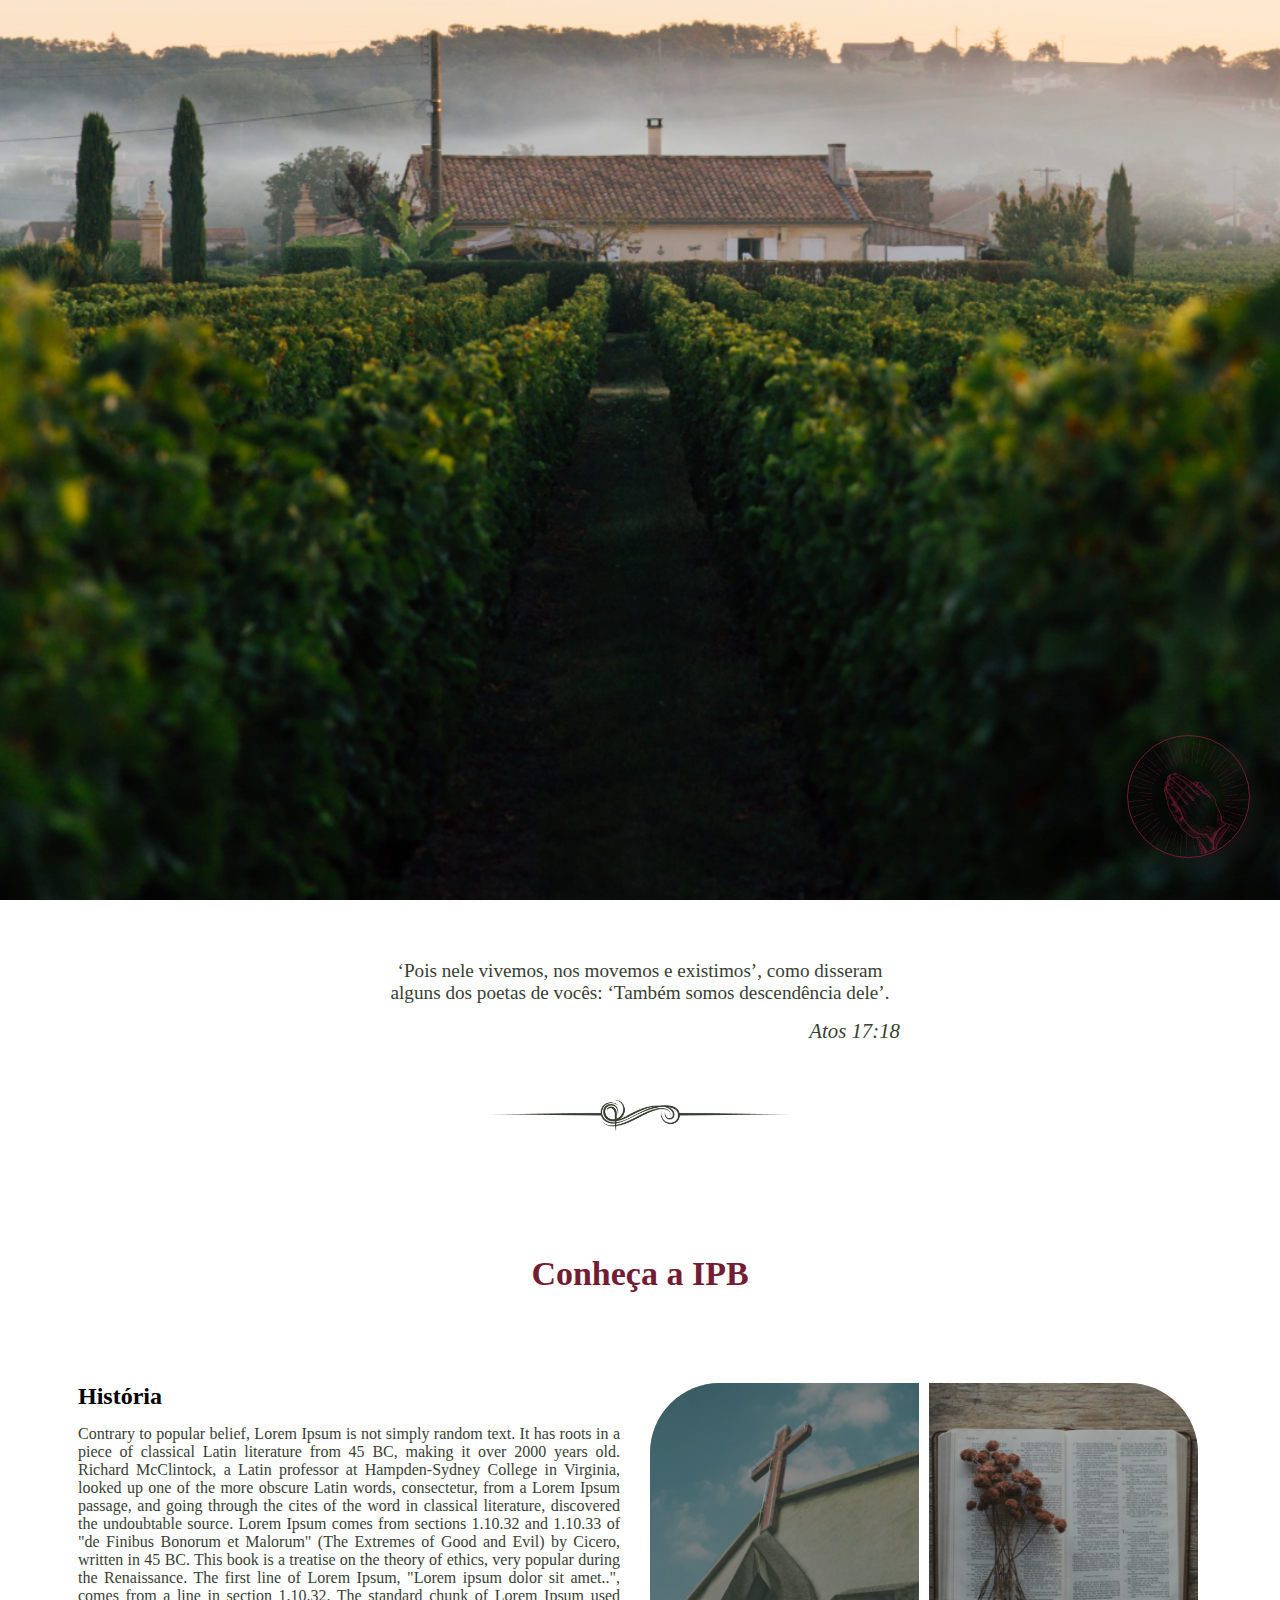
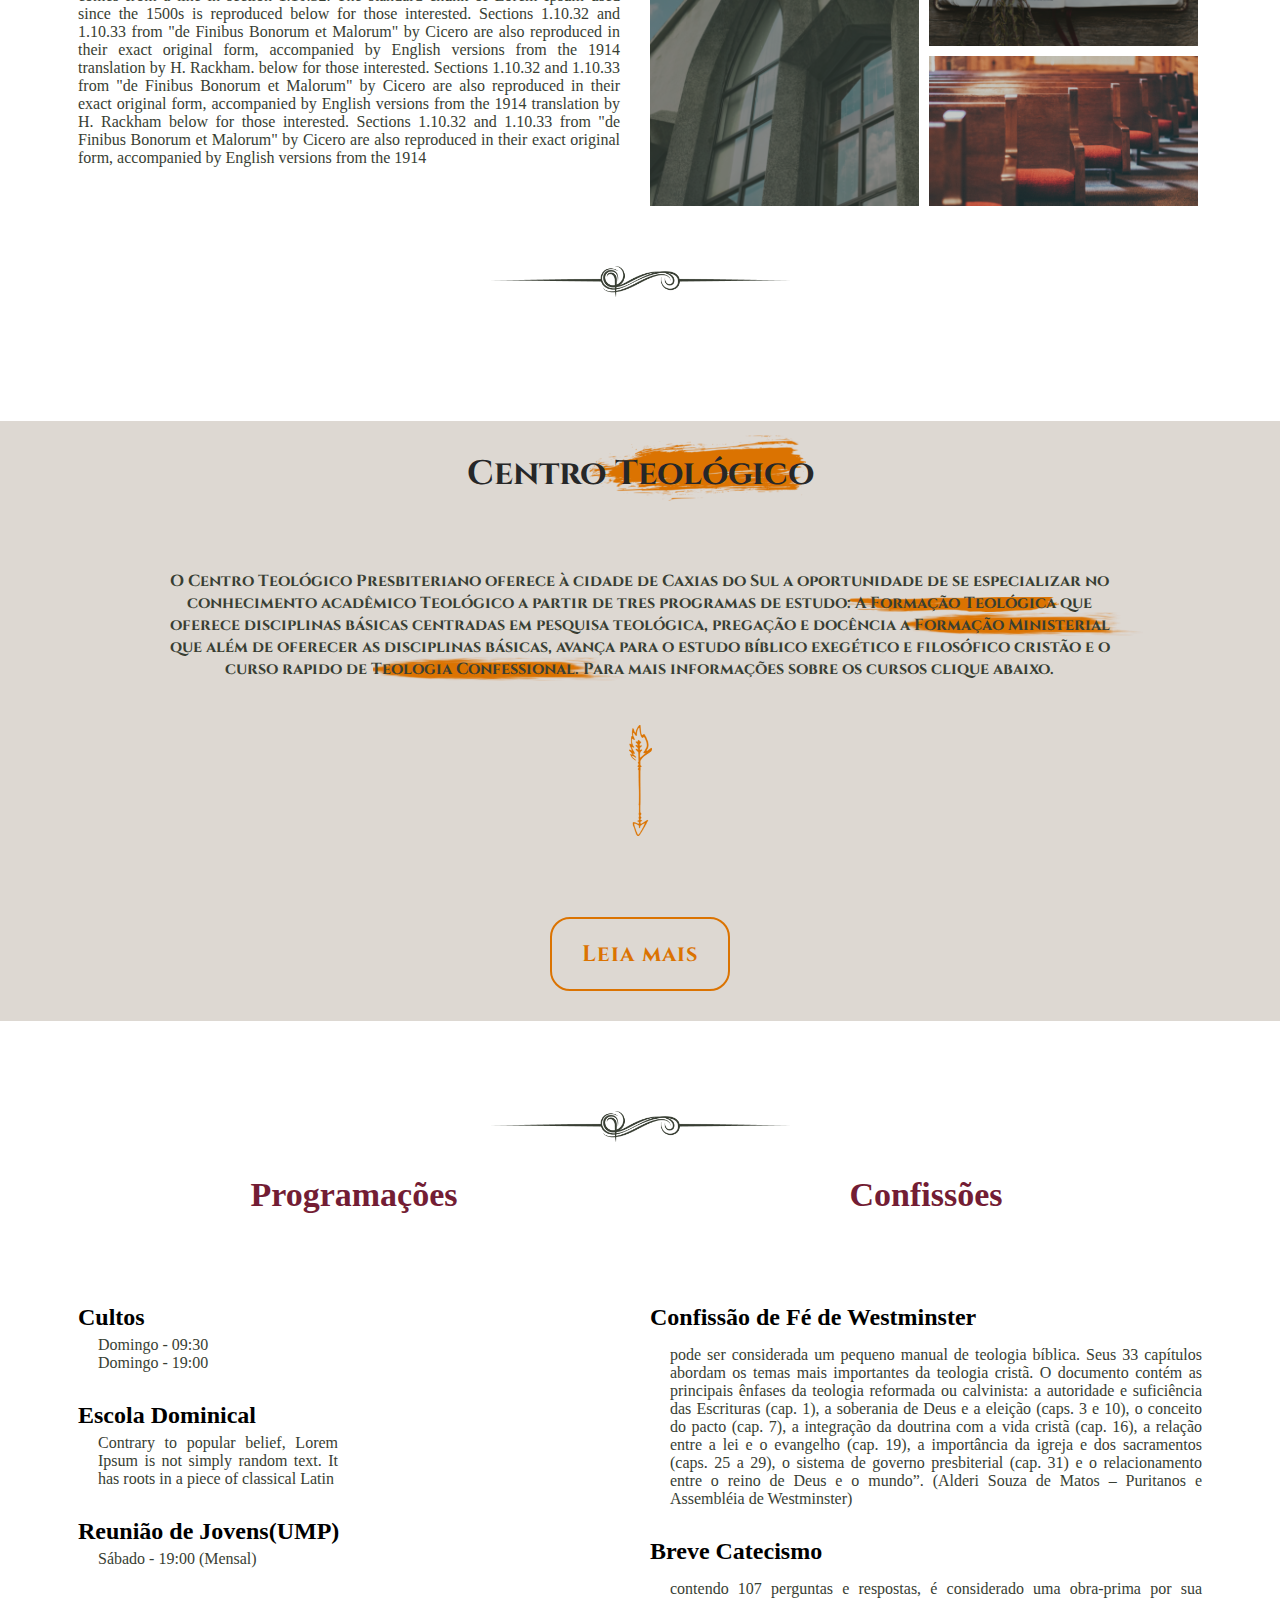
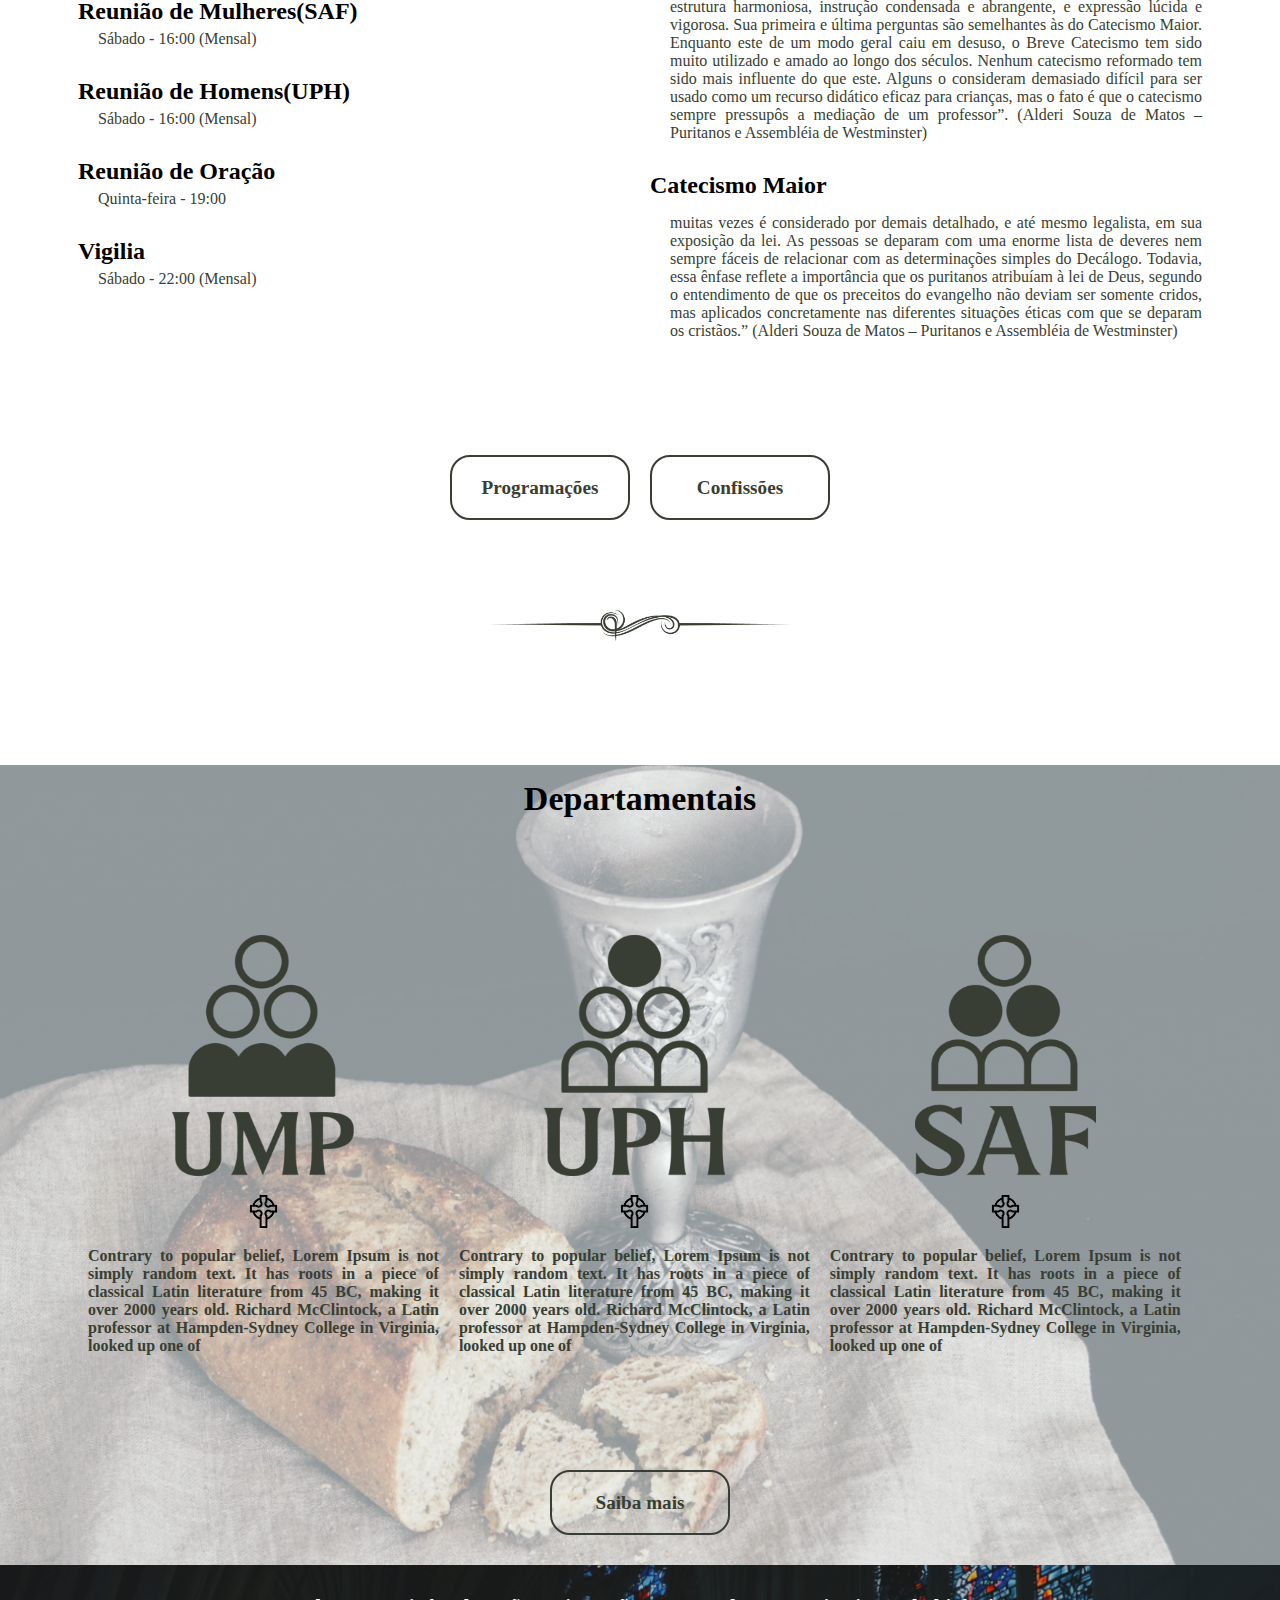
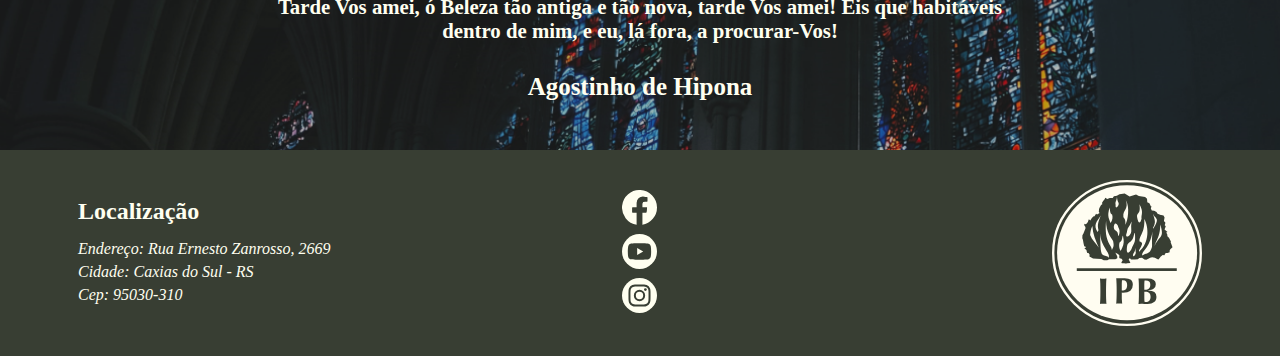
<file: index.html>
<!DOCTYPE html>

<html>

<head>
    <title>IPBCXS</title>
    <meta charset="utf-8">
    <meta name="viewport" content="width=device-width, initial-scale=1, shrink-to-fit=no">
    <link rel="stylesheet" type="text/css" href="style.css">
    <link rel="stylesheet" type="text/css" href="index.css">
    <link rel="shortcut icon" href="favicon.ico">



    <link rel="preconnect" href="https://fonts.googleapis.com">
    <link rel="preconnect" href="https://fonts.gstatic.com" crossorigin>
    <link href="https://fonts.googleapis.com/css2?family=Cinzel:wght@400;500&display=swap" rel="stylesheet">

</head>

<body>
    <header class="intro" id="intro">



        <nav class="menu" data-menu="scroll">


            <ul>

                <li><a href="https://maier-dev.com.br/">Simbolos de Fé</a></li>
                <li><a href="#">Biblioteca</a></li>

                <li><a href="theological_center.html">Centro Teológico</a></li>
                <li class="li_logo">
                    <a href="#intro"><img src="img/logo_roxo.png" alt="Home" title="HOME"></a>
                </li>
                <li><a href="#">Programações</a></li>
                <li><a href="we_believe_in.html">No Que Cremos?</a></li>
                <li><a href="contact.html">Contato</a></li>

            </ul>


        </nav>

        <div class="img-fundo">
            <img src="img/serraa.png" alt="">
        </div>

        <div class="img_1203px">
            <img src="img/serra_1203px.png" alt="">
        </div>

        <div class="img_850px">
            <img src="img/serra_850px.png" alt="">
        </div>

        <div class="img_600px">
            <img src="img/serra_600px.png" alt="">
        </div>

        <div class="container-intro container">

            <div class="logo">
                <a href="#">
                    <img src="img/logoo.png" alt="Presbiteriana de Caxias do Sul">
                </a>
            </div>



        </div>
    </header>

    <div class="versiculo">
        <p>‘Pois nele vivemos, nos movemos e existimos’, como disseram alguns dos poetas de vocês: ‘Também somos descendência dele’.</p>
        <span>
            <p>Atos 17:18</p>
        </span>
    </div>

    <div class="separador_de_conteudo">
        <img src="img/separador.png" alt="">
    </div>

    <section class="history">
        <h1>Conheça a IPB</h1>

        <div class="container hist_container">
            <div class="hist_info">
                <h2>História</h2>
                <p>Contrary to popular belief, Lorem Ipsum is not simply random text. It has roots in a piece of classical Latin literature from 45 BC, making it over 2000 years old. Richard McClintock, a Latin professor at Hampden-Sydney College in Virginia,
                    looked up one of the more obscure Latin words, consectetur, from a Lorem Ipsum passage, and going through the cites of the word in classical literature, discovered the undoubtable source. Lorem Ipsum comes from sections 1.10.32 and
                    1.10.33 of "de Finibus Bonorum et Malorum" (The Extremes of Good and Evil) by Cicero, written in 45 BC. This book is a treatise on the theory of ethics, very popular during the Renaissance. The first line of Lorem Ipsum, "Lorem ipsum
                    dolor sit amet..", comes from a line in section 1.10.32. The standard chunk of Lorem Ipsum used since the 1500s is reproduced below for those interested. Sections 1.10.32 and 1.10.33 from "de Finibus Bonorum et Malorum" by Cicero are
                    also reproduced in their exact original form, accompanied by English versions from the 1914 translation by H. Rackham. below for those interested. Sections 1.10.32 and 1.10.33 from "de Finibus Bonorum et Malorum" by Cicero are also
                    reproduced in their exact original form, accompanied by English versions from the 1914 translation by H. Rackham below for those interested. Sections 1.10.32 and 1.10.33 from "de Finibus Bonorum et Malorum" by Cicero are also reproduced
                    in their exact original form, accompanied by English versions from the 1914 </p>

            </div>

            <div class="img_igr">
                <img src="img/church.png" alt="igreja">
            </div>

            <div class="img_igr_1203px">
                <img src="img/church_1203px.png" alt="igreja">
            </div>


            <div class="img_bbl">
                <img src="img/bible.png" alt="biblia">
            </div>

            <div class="img_bnc">
                <img src="img/banco.png" alt="bancos">
            </div>
        </div>
    </section>

    <div class="separador_de_conteudo">
        <img src="img/separador.png" alt="">
    </div>


    <section class="theology" id="theology">
        <div class="container">
            <div class="theo_title">
                <h1>Centro Teológico</h1>
                <img src="img/mancha_theo.png" alt="">
            </div>

            <div class="theo_info">
                <p>
                    O Centro Teológico Presbiteriano oferece à cidade de Caxias do Sul a oportunidade de se especializar no conhecimento acadêmico Teológico a partir de tres programas de estudo: A Formação Teológica que oferece disciplinas básicas centradas em pesquisa teológica,
                    pregação e docência a Formação Ministerial que além de oferecer as disciplinas básicas, avança para o estudo bíblico exegético e filosófico cristão e o curso rapido de Teologia Confessional. Para mais informações sobre os cursos clique
                    abaixo.

                </p>
                <span class="m1"><img src="img/mancha_txt1.png" alt=""></span>
                <span class="m3"><img src="img/mancha_txt3.png" alt=""></span>
                <span class="m2"><img src="img/mancha_txt2.png" alt=""></span>
            </div>

            <div class="arrow">
                <img src="img/arrow.png" alt="arrow">
            </div>

            <div class="theo_btn">
                <a href="theological_center.html"> Leia mais</a>
            </div>

        </div>
    </section>

    <div class="separador_de_conteudo s">
        <img src="img/separador.png" alt="">
    </div>

    <section class="container program_belief">

        <div class="horarios" id="horarios">

            <h1>Programações</h1>

            <dl class="culto">
                <dt>
                    <h2>Cultos</h2>
                </dt>
                <dd>Domingo - 09:30</dd>
                <dd>Domingo - 19:00</dd>
            </dl>

            <dl class="dominical">
                <dt>
                    <h2>Escola Dominical</h2>
                </dt>
                <dd>Contrary to popular belief, Lorem Ipsum is not simply random text. It has roots in a piece of classical Latin</dd>
            </dl>

            <dl class="ump">
                <dt>
                    <h2>Reunião de Jovens(UMP)</h2>
                </dt>
                <dd>Sábado - 19:00 (Mensal)</dd>
            </dl>

            <dl class="saf">
                <dt>
                    <h2>Reunião de Mulheres(SAF)</h2>
                </dt>
                <dd>Sábado - 16:00 (Mensal)</dd>
            </dl>

            <dl class="uph">
                <dt>
                    <h2>Reunião de Homens(UPH)</h2>
                </dt>
                <dd>Sábado - 16:00 (Mensal)</dd>
            </dl>

            <dl class="pray">
                <dt>
                    <h2>Reunião de Oração</h2>
                </dt>
                <dd>Quinta-feira - 19:00</dd>
            </dl>

            <dl class="vigilia">
                <dt>
                    <h2>Vigilia</h2>
                </dt>
                <dd>Sábado - 22:00 (Mensal)</dd>
            </dl>

        </div>

        <div class="horarios_mobile" id="horarios_mobile">

            <h1>Programações</h1>

            <dl class="domingo">
                <dt>
                    <h2>Domingo</h2>
                </dt>

                <dd>Culto - 09:30</dd>
                <dd>Culto - 19:00</dd>
                <dd>Escola Bíblica Dominical - 11:00</dd>

            </dl>

            <dl class="sabado">
                <dt>
                    <h2>Sábado</h2>
                </dt>
                <dd>Vigília - 22:00</dd>
                <dd>UPH - 16:00</dd>
                <dd>SAF - 16:00</dd>
                <dd>UMP - 16:00</dd>
            </dl>

            <dl class="quinta">
                <dt>
                    <h2>Quinta</h2>
                </dt>
                <dd>Oração - 22:00</dd>
            </dl>

            <dl class="quarta">
                <dt>
                    <h2>Quarta</h2>
                </dt>
                <dd>Curso Teológico - 22:00</dd>
            </dl>






        </div>

        <div class="cremos" id="cremos">
            <h1>Confissões</h1>

            <dl class="Westminster">
                <dt>
                    <h2>Confissão de Fé de Westminster</h2>
                </dt>
                <dd>pode ser considerada um pequeno manual de teologia bíblica. Seus 33 capítulos abordam os temas mais importantes da teologia cristã. O documento contém as principais ênfases da teologia reformada ou calvinista: a autoridade e suficiência
                    das Escrituras (cap. 1), a soberania de Deus e a eleição (caps. 3 e 10), o conceito do pacto (cap. 7), a integração da doutrina com a vida cristã (cap. 16), a relação entre a lei e o evangelho (cap. 19), a importância da igreja e dos
                    sacramentos (caps. 25 a 29), o sistema de governo presbiterial (cap. 31) e o relacionamento entre o reino de Deus e o mundo”. (Alderi Souza de Matos – Puritanos e Assembléia de Westminster)
                </dd>
            </dl>

            <dl class="c_breve">
                <dt>
                    <h2>Breve Catecismo</h2>
                </dt>
                <dd>contendo 107 perguntas e respostas, é considerado uma obra-prima por sua estrutura harmoniosa, instrução condensada e abrangente, e expressão lúcida e vigorosa. Sua primeira e última perguntas são semelhantes às do Catecismo Maior. Enquanto
                    este de um modo geral caiu em desuso, o Breve Catecismo tem sido muito utilizado e amado ao longo dos séculos. Nenhum catecismo reformado tem sido mais influente do que este. Alguns o consideram demasiado difícil para ser usado como
                    um recurso didático eficaz para crianças, mas o fato é que o catecismo sempre pressupôs a mediação de um professor”. (Alderi Souza de Matos – Puritanos e Assembléia de Westminster)
                </dd>
            </dl>

            <dl class="c_maior">
                <dt>
                    <h2>Catecismo Maior</h2>
                </dt>
                <dd>muitas vezes é considerado por demais detalhado, e até mesmo legalista, em sua exposição da lei. As pessoas se deparam com uma enorme lista de deveres nem sempre fáceis de relacionar com as determinações simples do Decálogo. Todavia, essa
                    ênfase reflete a importância que os puritanos atribuíam à lei de Deus, segundo o entendimento de que os preceitos do evangelho não deviam ser somente cridos, mas aplicados concretamente nas diferentes situações éticas com que se deparam
                    os cristãos.” (Alderi Souza de Matos – Puritanos e Assembléia de Westminster)</dd>
            </dl>


        </div>

        <div class="btn">
            <div class="btn_hr">
                <a href=#horarios>Programações</a>
            </div>

            <div class="btn_cr">
                <a href="we_believe_in.html">Confissões</a>
            </div>
        </div>
    </section>

    <div class="separador_de_conteudo">
        <img src="img/separador.png" alt="">
    </div>

    <section class="departamental" id="departamental">
        <h1>Departamentais</h1>

        <div class="container dep_container">

            <div class="d_ump">
                <div class="ds">
                    <img src="img/ump_verde.png" alt="ump">
                </div>

                <div class="separador_interno">
                    <img src="img/celtic_c.png" alt="">
                </div>

                <p>Contrary to popular belief, Lorem Ipsum is not simply random text. It has roots in a piece of classical Latin literature from 45 BC, making it over 2000 years old. Richard McClintock, a Latin professor at Hampden-Sydney College in Virginia,
                    looked up one of</p>
            </div>

            <div class="d_uph">
                <div class="ds">
                    <img src="img/uph_verde.png" alt="uph">
                </div>

                <div class="separador_interno">
                    <img src="img/celtic_c.png" alt="">
                </div>

                <p>Contrary to popular belief, Lorem Ipsum is not simply random text. It has roots in a piece of classical Latin literature from 45 BC, making it over 2000 years old. Richard McClintock, a Latin professor at Hampden-Sydney College in Virginia,
                    looked up one of</p>
            </div>

            <div class="d_saf">
                <div class="ds">
                    <img src="img/saf_verde.png" alt="saf">
                </div>

                <div class="separador_interno">
                    <img src="img/celtic_c.png" alt="">
                </div>

                <p>Contrary to popular belief, Lorem Ipsum is not simply random text. It has roots in a piece of classical Latin literature from 45 BC, making it over 2000 years old. Richard McClintock, a Latin professor at Hampden-Sydney College in Virginia,
                    looked up one of</p>
            </div>
        </div>

        <div class="btn">
            <a href=#departamental>Saiba mais</a>
        </div>
        </div>
    </section>

    <section class="separador">
        <div class="v container">
            Tarde Vos amei, ó Beleza tão antiga e tão nova, tarde Vos amei! Eis que habitáveis dentro de mim, e eu, lá fora, a procurar-Vos!
            <div>Agostinho de Hipona</div>
        </div>
    </section>

    <footer class="footer">

        <div class="final">
            <div class="container final_container">

                <div class="localizacao">

                    <div>
                        <h2>Localização</h2>
                    </div>


                    <ul>
                        <li>Endereço: Rua Ernesto Zanrosso, 2669</li>
                        <li>Cidade: Caxias do Sul - RS</li>
                        <li>Cep: 95030-310</li>
                    </ul>

                </div>



                <div class="footer_center_logo">

                    <img src="img/sarsa_IPB.svg" alt="logo0 da igreja Presbiteriana de Caxias do Sul">

                </div>

                <div class="sociais">


                    <ul class="rs">
                        <li>
                            <a href="https://www.facebook.com/IPCXS"><img src="img/face_bege.svg" alt=""></a>
                        </li>
                        <li>
                            <a href="https://www.youtube.com/channel/UCcTce4SyxW7k9H2ge9BY2kQ"><img src="img/yt_bege.svg" alt=""></a>
                        </li>
                        <li>
                            <a href="https://instagram.com/ipcxs?utm_medium=copy_link"><img src="img/insta_bege.svg" alt=""></a>
                        </li>
                    </ul>

                </div>
            </div>
        </div>


    </footer>


    <section class="modal_pray" id="modal_pray">

        <div class="img_pray ">
            <img src="img/pray.png" alt="oracao" data-modal="abrir">
        </div>

    </section>


    <section class="modal_container" data-modal="container">
        <div class="modal">

            <h1>Pedidos de Oração</h1>

            <form action="" class="form_pedidos">

                <div class="form_organizado">
                    <label for="nome">Nome</label>
                    <input type="text" for="nome" id="nome">
                </div>

                <div class="form_organizado">
                    <label for="email">Email</label>
                    <input type="text" for="email" id="email">
                </div>


                <div class="form_organizado">
                    <label for="pedido">Pedidos</label>
                    <textarea type="text" for="pedido" id="pedido"></textarea>
                </div>

                <div class="btn_pedidos">
                    <button data-modal="fechar" class="fechar">Voltar</button>
                    <button data-modal="enviar" type="submit">Enviar</button>
                </div>

            </form>

        </div>

    </section>


    <script src="script.js"></script>
</body>

</html>
</file>
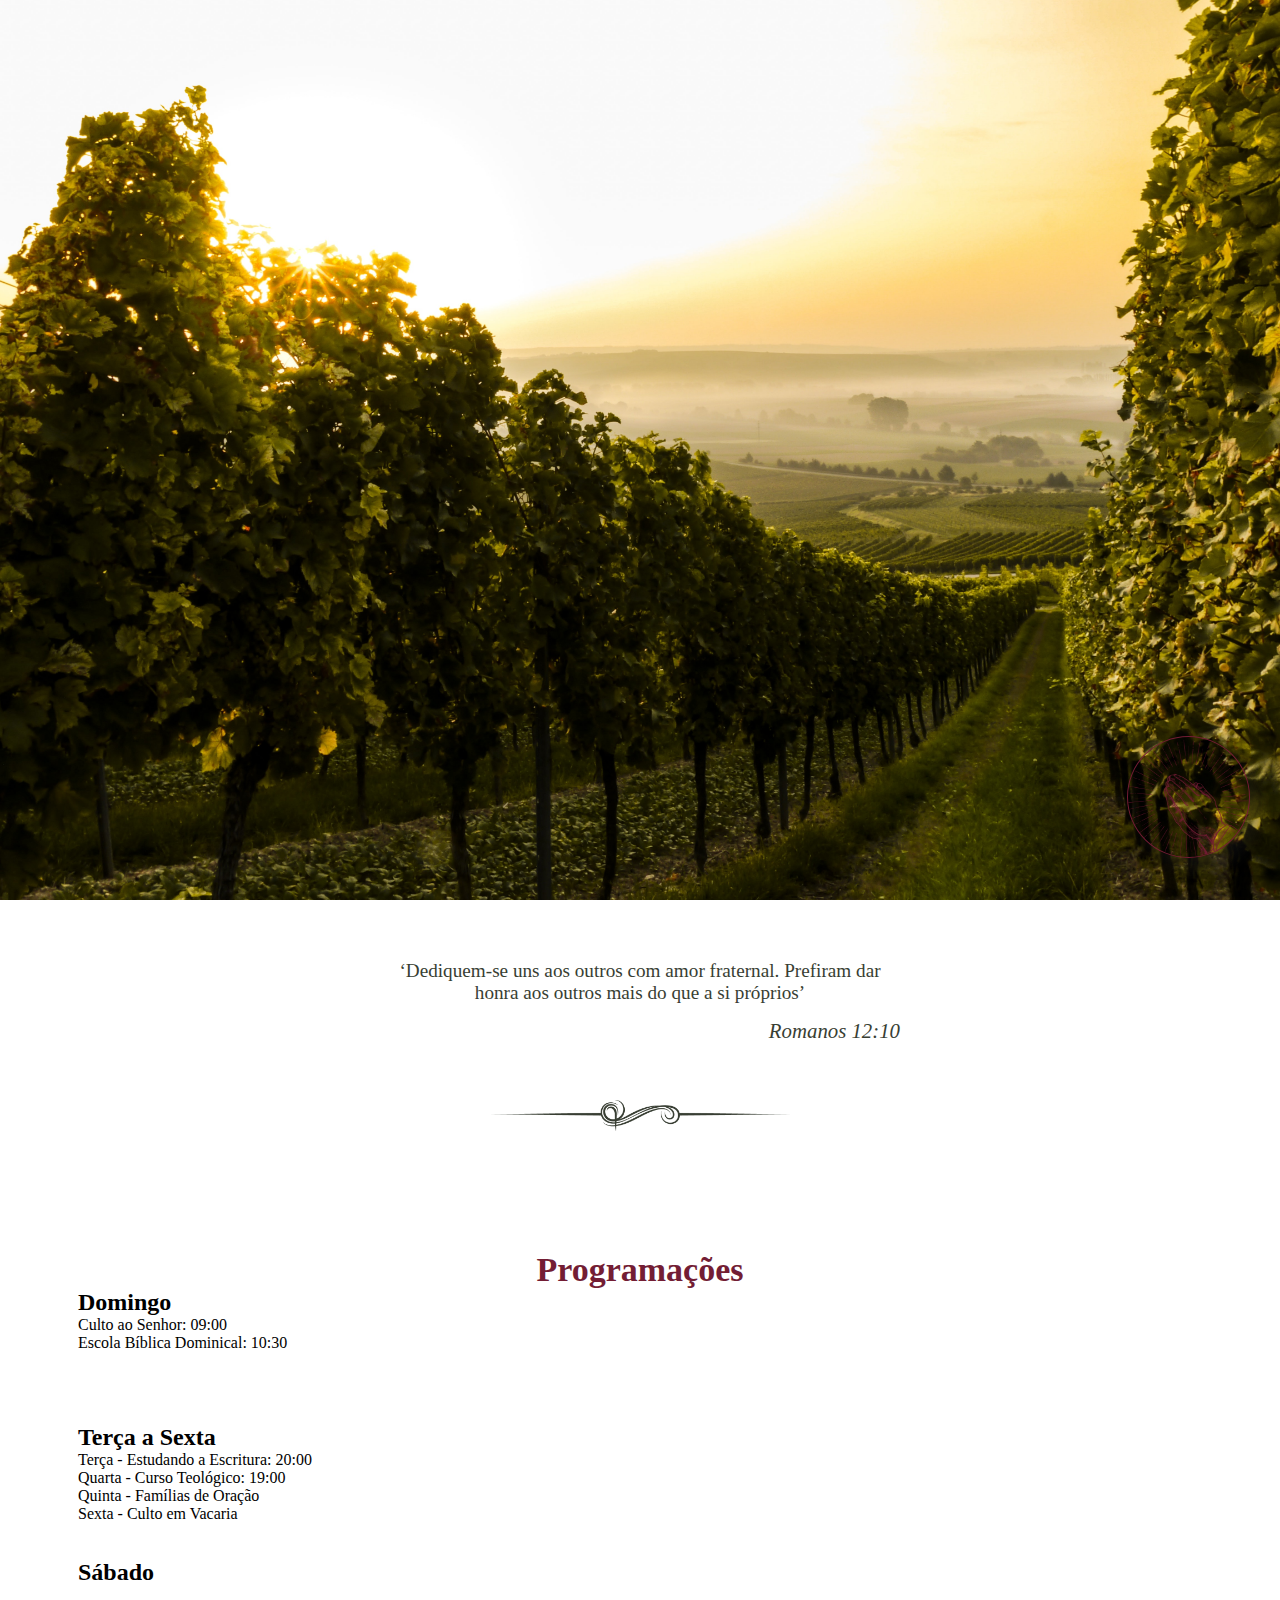
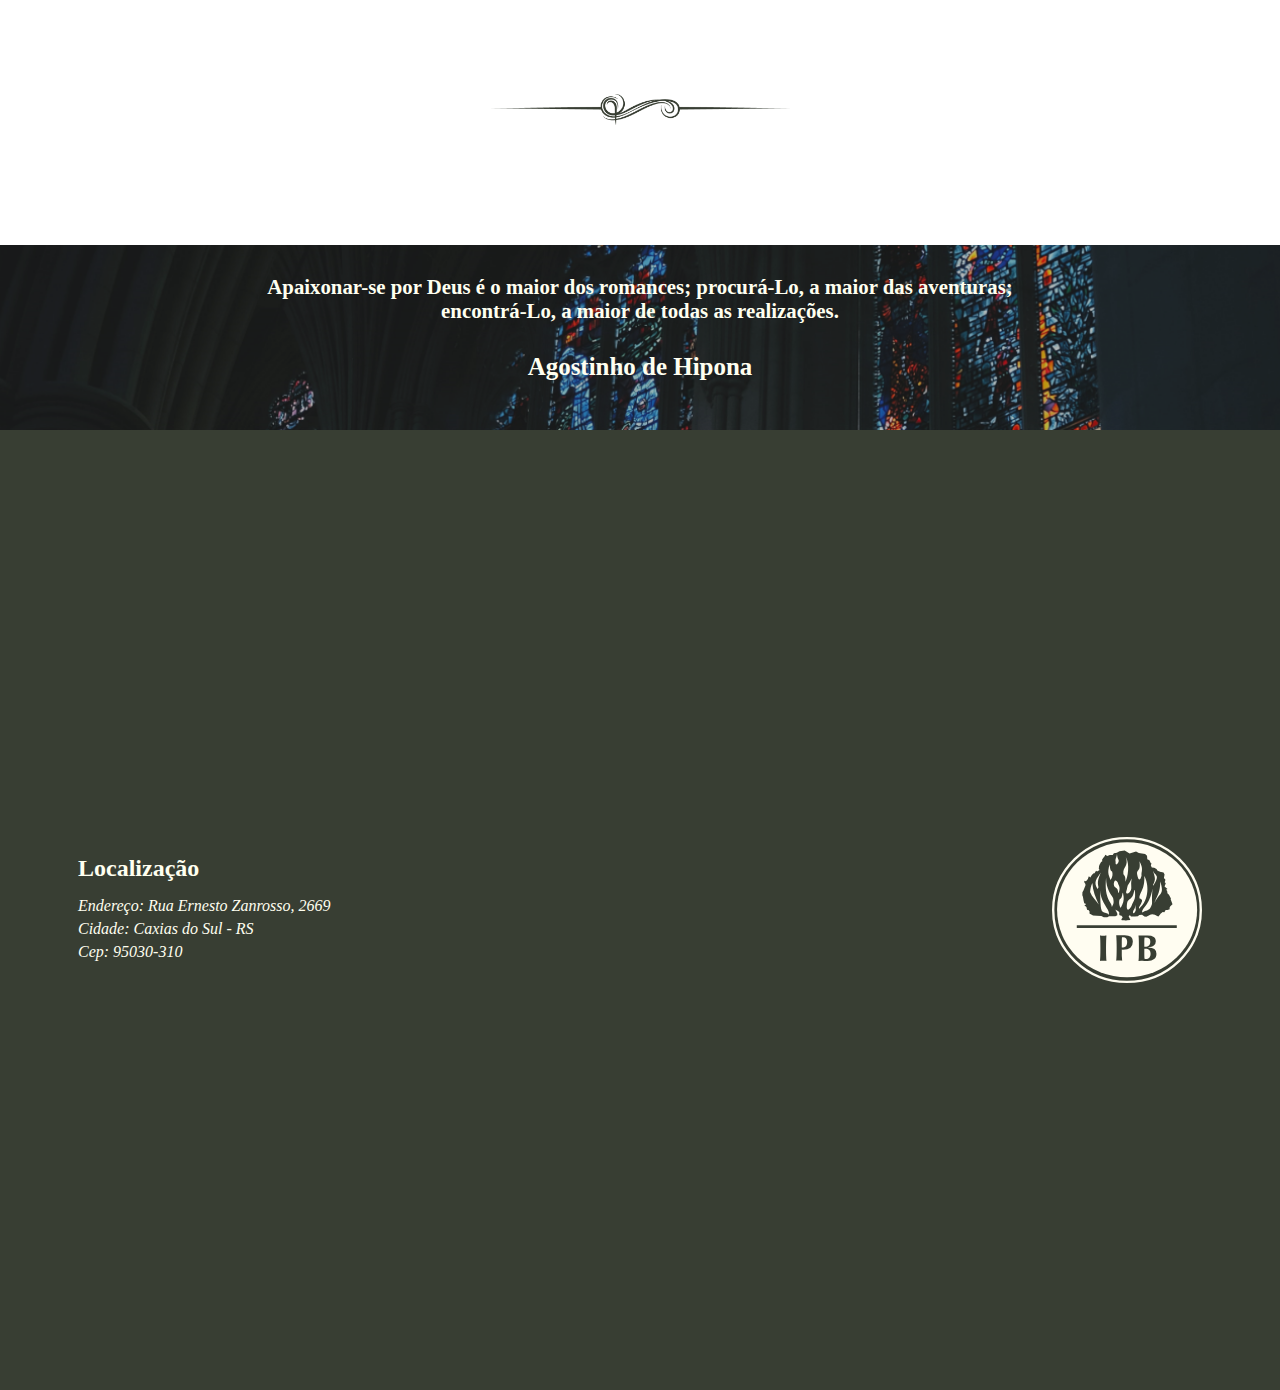
<file: programations.html>
<html>

<head>
    <title>IPBCXS | Programações</title>
    <meta charset="utf-8">
    <meta name="viewport" content="width=device-width, initial-scale=1, shrink-to-fit=no">
    <link rel="stylesheet" type="text/css" href="style.css">
    <link rel="stylesheet" type="text/css" href="programations.css">
    <link rel="shortcut icon" href="favicon.ico">
</head>

<body>

    <header class="intro" id="intro">



        <nav class="menu" data-menu="scroll">


            <ul>
                <li><a href="https://maier-dev.com.br/">Simbolos de Fé</a></li>
                <li><a href="#">Biblioteca</a></li>

                <li><a href="theological_center.html">Centro Teológico</a></li>
                <li class="li_logo">
                    <a href="index.html"><img src="img/simbolo_preto.png" alt="Home" title="HOME"></a>
                </li>
                <li class="element_menu_ativo"><a href="programations.html">Programações</a></li>
                <li><a href="we_believe_in.html">No Que Cremos?</a></li>
                <li><a href="contact.html">Contato</a></li>
            </ul>


        </nav>

        <div class="img-fundo">
            <img src="img/bg-program.jpg" alt="">
        </div>

        <!-- <div class="img_1203px">
            <img src="img/serra_1203px.png" alt="">
        </div>

        <div class="img_850px">
            <img src="img/serra_850px.png" alt="">
        </div>

        <div class="img_600px">
            <img src="img/serra_600px.png" alt="">
        </div> -->

        <div class="container-intro container">

            <div class="logo">
                <a href="#">
                    <img src="img/logoo.png" alt="Presbiteriana de Caxias do Sul">
                </a>
            </div>



        </div>
    </header>

    <div class="versiculo">
        <p>‘Dediquem-se uns aos outros com amor fraternal. Prefiram dar honra aos outros mais do que a si próprios’</p>
        <span>
            <p>Romanos 12:10</p>
        </span>
    </div>

    <div class="separador_de_conteudo">
        <img src="img/separador.png" alt="">
    </div>

    <h1>Programações</h1>

    <section class="diasDaSemana">
        <div class="container">
            <h2>Domingo</h2>
            <ul>
                <li>Culto ao Senhor: 09:00</li>
                <li>Escola Bíblica Dominical: 10:30</li>
            </ul>
        </div>
    </section>

    <section class="diasDaSemana">
        <div class="container">
            <h2>Terça a Sexta</h2>
            <ul>
                <li><span>Terça</span> - Estudando a Escritura: 20:00</li>
                <li><span>Quarta</span> - Curso Teológico: 19:00</li>
                <li><span>Quinta</span> - Famílias de Oração</li>
                <li><span>Sexta</span> - Culto em Vacaria</li>
            </ul>
        </div>
    </section>

    <section class="diasDaSemana">
        <div class="container">
            <h2>Sábado</h2>
            <ul>
                <li></li>
            </ul>
        </div>
    </section>

    <div class="separador_de_conteudo">
        <img src="img/separador.png" alt="">
    </div>

    <section class="separador">
        <div class="v container">
            Apaixonar-se por Deus é o maior dos romances; procurá-Lo, a maior das aventuras; encontrá-Lo, a maior de todas as realizações.
            <div>Agostinho de Hipona</div>
        </div>
    </section>

    <footer class="footer">

        <div class="final">
            <div class="container final_container">

                <div class="localizacao">

                    <div>
                        <h2>Localização</h2>
                    </div>


                    <ul>
                        <li>Endereço: Rua Ernesto Zanrosso, 2669</li>
                        <li>Cidade: Caxias do Sul - RS</li>
                        <li>Cep: 95030-310</li>
                    </ul>

                </div>



                <div class="footer_center_logo">

                    <img src="img/sarsa_IPB.svg" alt="logo0 da igreja Presbiteriana de Caxias do Sul">

                </div>

                <div class="sociais">


                    <ul>
                        <li class="facee">
                            <div>
                                <a href="https://www.facebook.com/IPCXS"></a>
                            </div>
                        </li>

                        <li class="yt">
                            <div>
                                <a href="https://www.youtube.com/channel/UCcTce4SyxW7k9H2ge9BY2kQ"></a>
                            </div>

                        </li>

                        <li class="insta">
                            <div>
                                <a href="https://instagram.com/ipcxs?utm_medium=copy_link"></a>
                            </div>

                        </li>
                    </ul>

                </div>
            </div>
        </div>


    </footer>


    <section class="modal_pray" id="modal_pray">

        <div class="img_pray ">
            <img src="img/pray.png" alt="oracao" data-modal="abrir">
        </div>

    </section>


    <section class="modal_container" data-modal="container">
        <div class="modal">

            <h1>Pedidos de Oração</h1>

            <form action="" class="form_pedidos">

                <div class="form_organizado">
                    <label for="nome">Nome</label>
                    <input type="text" for="nome" id="nome">
                </div>

                <div class="form_organizado">
                    <label for="email">Email</label>
                    <input type="text" for="email" id="email">
                </div>


                <div class="form_organizado">
                    <label for="pedido">Pedidos</label>
                    <textarea type="text" for="pedido" id="pedido"></textarea>
                </div>

                <div class="btn_pedidos">
                    <button data-modal="fechar" class="fechar">Voltar</button>
                    <button data-modal="enviar" type="submit">Enviar</button>
                </div>

            </form>

        </div>

    </section>


    <script src="script.js"></script>
</body>

</html>
</file>
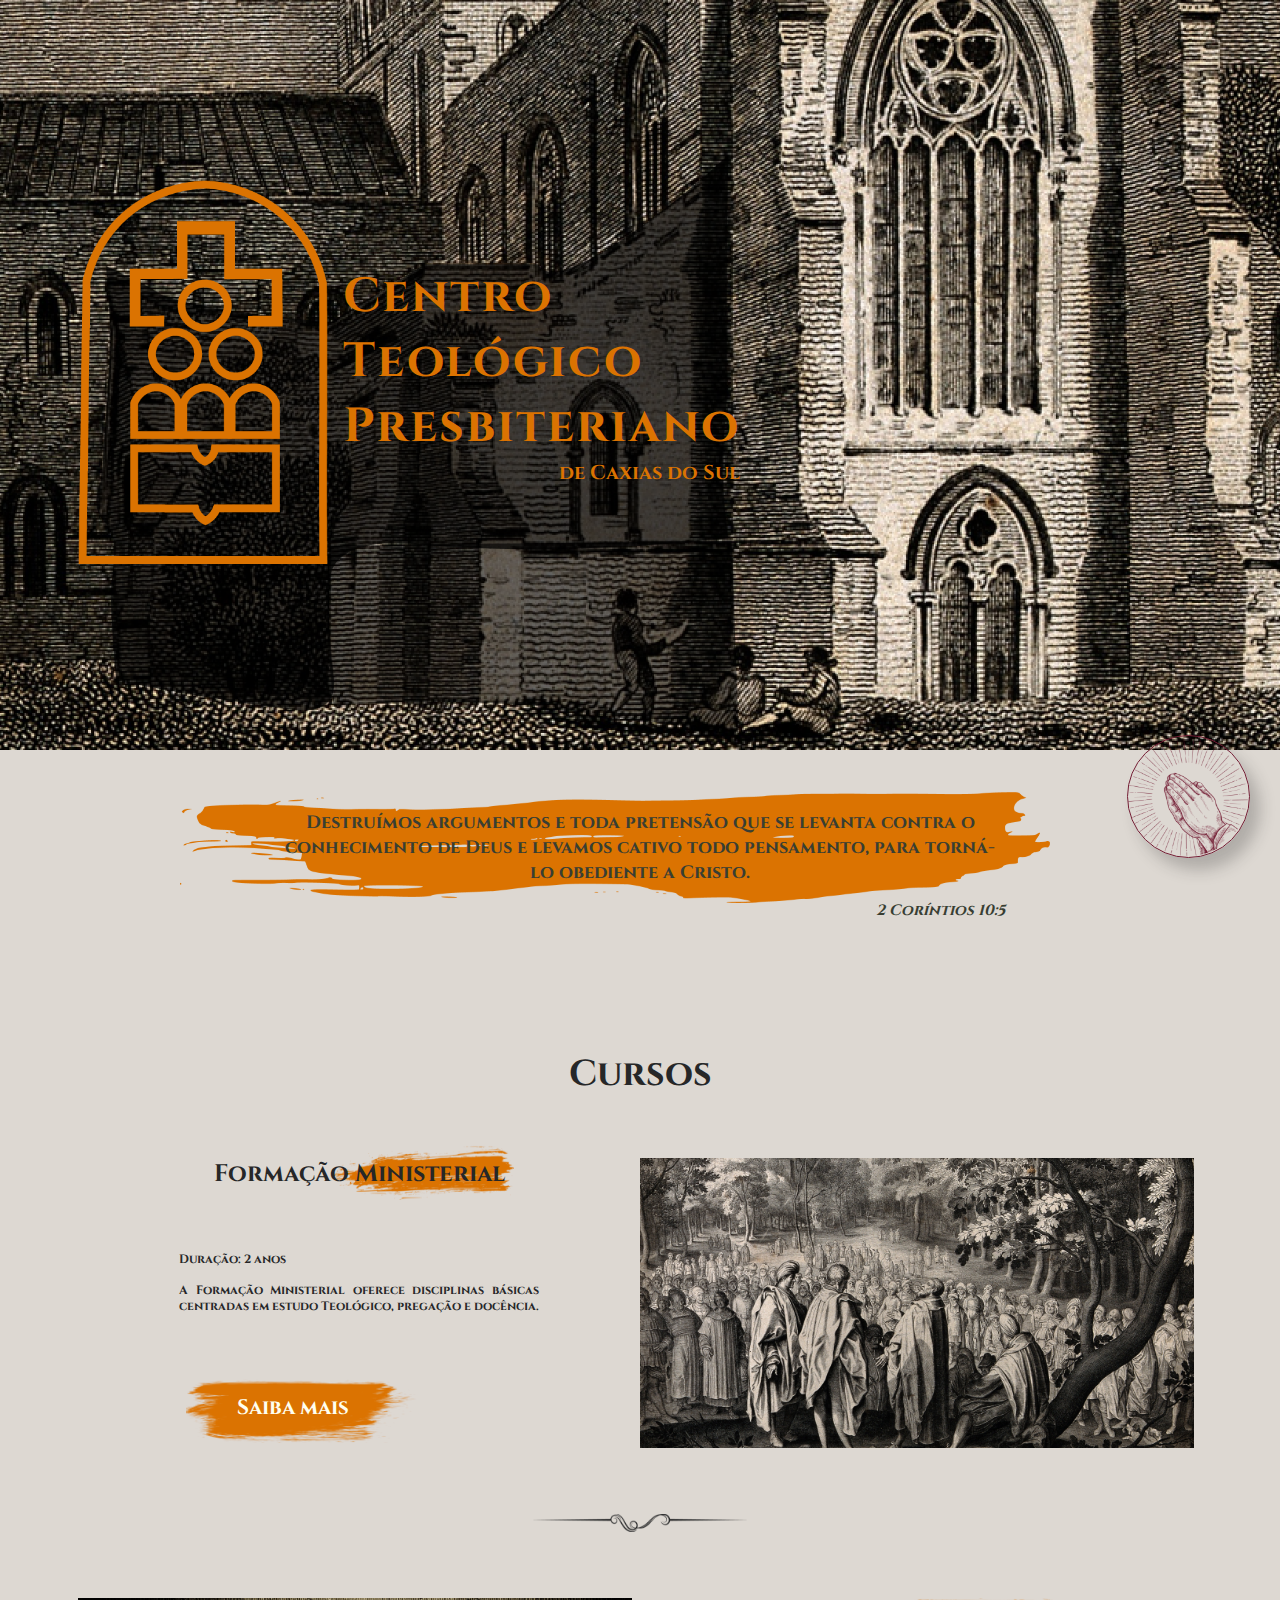
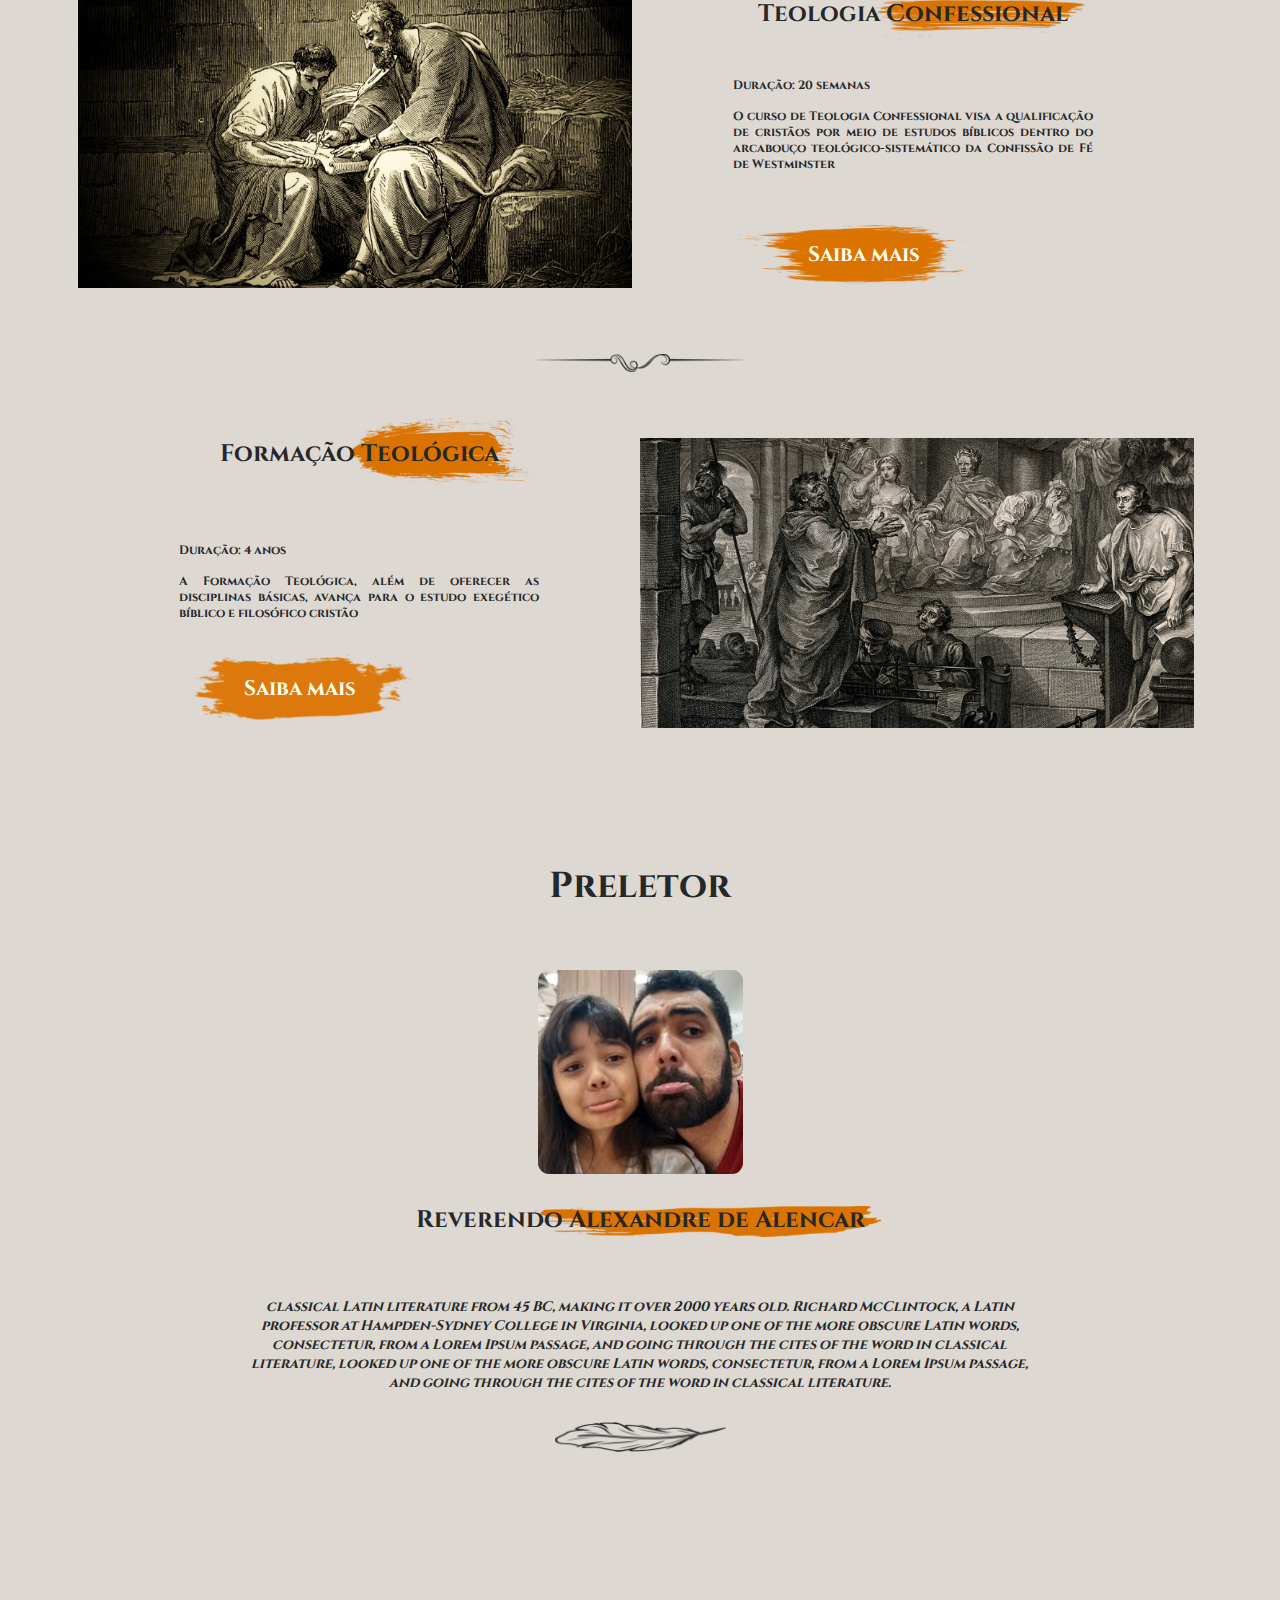
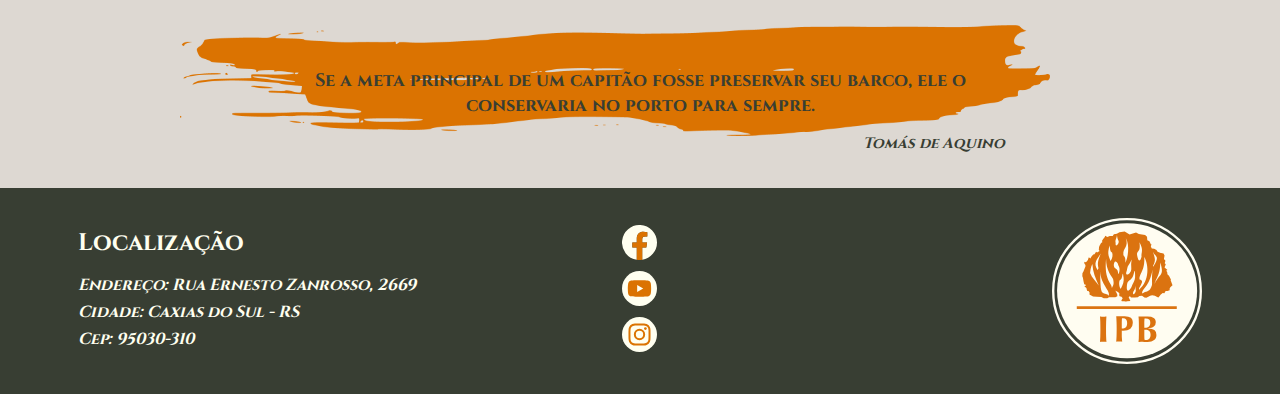
<file: theological_center.html>
<!DOCTYPE html>

<html>

<head>
    <title>IPBCXS | Centro Teológico</title>
    <meta charset="utf-8">
    <meta name="viewport" content="width=device-width, initial-scale=1, shrink-to-fit=no">
    <link rel="stylesheet" type="text/css" href="style.css">
    <link rel="stylesheet" type="text/css" href="theological_center.css">
    <link rel="shortcut icon" href="favicon.ico">

    <link rel="preconnect" href="https://fonts.googleapis.com">
    <link rel="preconnect" href="https://fonts.gstatic.com" crossorigin>
    <link href="https://fonts.googleapis.com/css2?family=Cinzel:wght@400;500&display=swap" rel="stylesheet">

</head>

<body>

    <nav class="menu" data-menu="scroll">


        <ul>

            <li><a href="https://maier-dev.com.br/">Simbolos de Fé</a></li>
            <li><a href="#">Biblioteca</a></li>

            <li class="element_menu_ativo"><a href="theological_center.html">Centro Teológico</a></li>
            <li class="li_logo">
                <a data-menu="lp" href="index.html"><img src="img/simbolo_bege.png" alt="Home" title="HOME"></a>
            </li>
            <li><a href="#">Programações</a></li>
            <li><a href="we_believe_in.html">No Que Cremos?</a></li>
            <li><a href="contact.html">Contato</a></li>

        </ul>


    </nav>

    <section class="intro">
        <div class="container">


            <div class="logo_intro">
                <img src="img/logo_laranja.png" alt="logo do centro theologico Presbiteriano de Caxias do Sul">
            </div>

            <div class="h1_intro">
                <h1>Centro</h1>
                <h1>Teológico </h1>
                <h1>Presbiteriano</h1>
                <p>de Caxias do Sul</p>
            </div>



            <!-- <div class="escurecer">
                <img src="img/dark.png" alt="">
            </div> -->


        </div>

    </section>


    <div class="container">
        <div class="versiculo">
            <p>Destruímos argumentos e toda pretensão que se levanta contra o conhecimento de Deus e levamos cativo todo pensamento, para torná-lo obediente a Cristo.</p>

            <span>
            <p>2 Coríntios 10:5</p>
        </span>

            <div><img src="img/mancha_intro.png"></div>
        </div>
    </div>
    <!-- 
    <div class="separador_de_conteudo">
        <img src="img/separador_theo.png" alt="">
    </div> -->

    <section class="cursos">
        <div class="container">

            <h1>Cursos</h1>

            <div class="cursos_teologicos">

                <div class="info">

                    <div class="info_title mancha_title_min">
                        <h2>Formação Ministerial</h2>
                        <img src="img/mancha_min.png" alt="">

                    </div>
                    <div class="info_txt">
                        <p>Duração: 2 anos</p>
                        <p>A Formação Ministerial oferece disciplinas básicas centradas em estudo Teológico, pregação e docência.
                        </p>
                    </div>

                    <div class="cursos_btn mancha_min" data-min="open">
                        <img src="img/btn_min.png" alt="">
                        <span>Saiba mais</span>
                    </div>
                </div>

                <div class="cursos_img">
                    <img src="img/img_min.png" alt="">
                </div>
            </div>


            <div class="separador_cursos">
                <img src="img/sep_cursos.png" alt="">
            </div>


            <div class="cursos_teologicos conf ">
                <div class="info">

                    <div class="info_title mancha_title_conf">
                        <h2>Teologia Confessional</h2>
                        <img src="img/mancha_conf.png" alt="">
                    </div>

                    <div class="info_txt">
                        <p>Duração: 20 semanas</p>
                        <p>O curso de Teologia Confessional visa a qualificação de cristãos por meio de estudos bíblicos dentro do arcabouço teológico-sistemático da Confissão de Fé de Westminster</p>
                    </div>

                    <div class="cursos_btn mancha_conf" data-conf="open">
                        <img src="img/btn_conf.png" alt="">
                        <span>Saiba mais</span>
                    </div>

                </div>

                <div class="cursos_img">
                    <img src="img/img_conf.png" alt="">
                </div>
            </div>


            <div class="separador_cursos">
                <img src="img/sep_cursos.png" alt="">
            </div>



            <div class="cursos_teologicos">
                <div class="info">

                    <div class="info_title mancha_title_teo">
                        <h2>Formação Teológica</h2>
                        <img src="img/mancha_teo.png" alt="">
                    </div>

                    <div class="info_txt">
                        <p>Duração: 4 anos</p>
                        <p>A Formação Teológica, além de oferecer as disciplinas básicas, avança para o estudo exegético bíblico e filosófico cristão</p>
                    </div>

                    <div class="cursos_btn mancha_teo" data-theo="open">
                        <img src="img/btn_teo.png" alt="">
                        <span>Saiba mais</span>
                    </div>
                </div>

                <div class="cursos_img">
                    <img src="img/img_teo.png" alt="">
                </div>
            </div>



        </div>

    </section>

    <section class="rev">

        <section class="container">


            <h1>Preletor</h1>
            <div>
                <img src="img/rev3.png" alt="foto do Pastor Alexandre">
            </div>

            <div class="h2rev">
                <h2>Reverendo Alexandre de Alencar</h2>
                <span><img src="img/mancha_rev.png" alt=""></span>
            </div>


            <div class="rev_info">
                <p>classical Latin literature from 45 BC, making it over 2000 years old. Richard McClintock, a Latin professor at Hampden-Sydney College in Virginia, looked up one of the more obscure Latin words, consectetur, from a Lorem Ipsum passage,
                    and going through the cites of the word in classical literature, looked up one of the more obscure Latin words, consectetur, from a Lorem Ipsum passage, and going through the cites of the word in classical literature.</p>
            </div>
        </section>

    </section>


    <div class="separador_de_conteudo">
        <img src="img/separador_theo_bot.png" alt="">
    </div>

    <div class="container">
        <div class="versiculo vb">
            <p>Se a meta principal de um capitão fosse preservar seu barco, ele o conservaria no porto para sempre.</p>

            <span>
            <p>Tomás de Aquino</p>
        </span>

            <div><img src="img/mancha_intro.png"></div>
        </div>
    </div>

    <footer class="footer">

        <div class="final">
            <div class="container final_container">

                <div class="localizacao">
                    <div>
                        <h2>Localização</h2>
                    </div>

                    <ul>
                        <li>Endereço: Rua Ernesto Zanrosso, 2669</li>
                        <li>Cidade: Caxias do Sul - RS</li>
                        <li>Cep: 95030-310</li>
                    </ul>

                </div>



                <div class="footer_center_logo">

                    <img src="img/sarsa_IPB_laranja.svg" alt="logo0 da igreja Presbiteriana de Caxias do Sul">

                </div>

                <div class="sociais">


                    <ul class="rs">
                        <li>
                            <a href="https://www.facebook.com/IPCXS"><img src="img/face_laranja.svg" alt=""></a>
                        </li>
                        <li>
                            <a href="https://www.youtube.com/channel/UCcTce4SyxW7k9H2ge9BY2kQ"><img src="img/yt_laranja.svg" alt=""></a>
                        </li>
                        <li>
                            <a href="https://instagram.com/ipcxs?utm_medium=copy_link"><img src="img/insta_laranja.svg" alt=""></a>
                        </li>
                    </ul>

                </div>
            </div>
        </div>


    </footer>

    <section class="modal_pray" id="modal_pray">

        <div class="img_pray ">
            <img src="img/pray.png" alt="oracao" data-modal="abrir">
        </div>

    </section>


    <section class="modal_container" data-modal="container">
        <div class="modal">

            <h1>Pedidos de Oração</h1>

            <form action="" class="form_pedidos">

                <div class="form_organizado">
                    <label for="nome">Nome</label>
                    <input type="text" for="nome" id="nome">
                </div>

                <div class="form_organizado">
                    <label for="email">E-mail</label>
                    <input type="text" for="email" id="email">
                </div>


                <div class="form_organizado">
                    <label for="pedido">Pedidos</label>
                    <textarea type="text" for="pedido" id="pedido"></textarea>
                </div>

                <div class="btn_pedidos">
                    <button data-modal="fechar" class="fechar">Voltar</button>
                    <button data-modal="enviar" type="submit">Enviar</button>
                </div>

            </form>

        </div>

    </section>

    <section class="info_materias" data-min="container">
        <div class="materias ministerial">

            <div class="materias_h1">
                <h1>Formação Ministerial</h1>
                <span><img src="img/mancha_h1_theo.png" alt=""></span>
            </div>

            <div class="materias_container">
                <div class="materias_info">



                    <ul>
                        <li>Duração: 2 anos</li>
                        <li>Certificado: Emissão de certificado (Não reconhecido pelo MEC)</li>
                        <li>Investimento: Gratuito</li>
                        <li>Horário: Terças-feiras, das 19h30min às 22h30min</li>
                        <li>Duração do Módulo: 4 Aulas</li>
                        <li>A Formação Ministerial oferece disciplinas básicas centradas em estudo Teológico, pregação e docência. Um curso acessível em todos os aspectos que prima pela qualidade em todos os âmbitos</li>
                    </ul>



                    <div class="materias_btn" data-min="fechar">
                        <img src="img/btn_materias.png" alt="">
                        <span>Voltar</span>
                    </div>

                </div>

                <div class="materias_disc">
                    <div class="materias_h3">
                        <h3>Disciplinas</h3>
                        <span><img src="img/mancha_disc.png" alt=""></span>
                    </div>

                    <div class="disc_container">
                        <div class="s_t_d">
                            <img src="img/sep_top_disc.png" alt="">
                        </div>

                        <ul>
                            <li>Hermenêutica</li>
                            <li>Panorama do Novo Testamento</li>
                            <li>Panorama do Antigo Testamento</li>
                            <li>História da Igreja 1</li>
                            <li>História da Igreja 2</li>
                            <li>História da Igreja 3</li>
                            <li>Apologética</li>
                            <li>Teologia Bíblica do A.T.</li>
                            <li>Teologia Bíblica do N.T.</li>
                            <li>Teologia Sistemática 1</li>
                            <li>Teologia Sistemática 2</li>
                            <li>Teologia Sistemática 3</li>
                            <li>Teologia Sistemática 4</li>
                            <li>Homilética</li>
                            <li>Metodologia da Pesquisa Científica</li>
                            <li>Introdução à Filosofia</li>
                            <li>Didática</li>
                            <li>Liderança</li>
                            <li>Credos e Confissões</li>
                            <li>TCC – Trab. de conclusão de curso</li>
                        </ul>

                        <div class="s_b_d">
                            <img src="img/sep_bottom_disc.png" alt="">
                        </div>
                    </div>
                </div>
            </div>
        </div>
    </section>

    <section class="info_materias" data-conf="container">
        <div class="materias confessional">

            <div class="materias_h1">
                <h1>Teologia Confessional</h1>
                <span><img src="img/mancha_h1_theo.png" alt=""></span>
            </div>

            <div class="materias_container">
                <div class="materias_info">



                    <ul>
                        <li>Duração: 20 Semanas</li>
                        <li>Investimento: Gratuito</li>
                        <li>Curso inteiramente presencial</li>
                        <li>Aulas: semanais</li>
                        <li>O curso de Teologia Confessional visa a qualificação de cristãos por meio de estudos bíblicos dentro do arcabouço teológico-sistemático da Confissão de Fé de Westminster.</li>
                    </ul>



                    <div class="materias_btn" data-conf="fechar">
                        <img src="img/btn_materias.png" alt="">
                        <span>Voltar</span>
                    </div>

                </div>

                <div class="materias_disc">
                    <div class="materias_h3">
                        <h3>Disciplinas</h3>
                        <span><img src="img/mancha_disc.png" alt=""></span>
                    </div>

                    <div class="disc_container">
                        <div class="s_t_d">
                            <img src="img/sep_top_disc.png" alt="">
                        </div>

                        <ul>
                            <li>Escritura sagrada</li>
                            <li>Deus e a santíssima Trindade</li>
                            <li>Eternos decretos de Deus</li>
                            <li>Criação</li>
                            <li>Queda do homem, o pecado e o seu castigo</li>
                            <li>Pacto de Deus com o homem</li>
                            <li>Cristo o mediador</li>
                            <li>Livre arbítrio</li>
                            <li>Vocação eficaz</li>
                            <li>Justificação</li>
                            <li>Adoção</li>
                            <li>Santificação</li>
                            <li>Fé salvadora</li>
                            <li>Arrependimento para a vida</li>
                            <li>Boas obras</li>
                            <li>Perseverança dos santos</li>
                            <li>Certeza da graça e da salvação</li>
                            <li>Lei de deus</li>
                            <li>Liberdade cristã e liberdade de consciência</li>
                            <li>Culto religioso e o domingo</li>
                            <li>Juramentos legais e os votos</li>
                            <li>Magistrado civil</li>
                            <li>Matrimônio e divórcio</li>
                            <li>Igreja</li>
                            <li>Comunhão dos santos</li>
                            <li>Sacramentos</li>
                            <li>Batismo</li>
                            <li>Ceia do Senhor</li>
                            <li>Censuras eclesiásticas</li>
                            <li>Sínodos e concílios</li>
                            <li>Estado do homem depois da morte e a ressureição dos mortos</li>
                            <li>Juízo final</li>
                            <li>Espírito santo</li>
                            <li>Amor de deus e das missões</li>

                        </ul>

                        <div class="s_b_d">
                            <img src="img/sep_bottom_disc.png" alt="">
                        </div>
                    </div>
                </div>
            </div>
        </div>
    </section>

    <section class="info_materias" data-theo="container">
        <div class="materias teologica">

            <div class="materias_h1">
                <h1>Formação Teológica</h1>
                <span><img src="img/mancha_h1_theo.png" alt=""></span>
            </div>

            <div class="materias_container">
                <div class="materias_info">



                    <ul>
                        <li>Duração: 4 anos</li>
                        <li>Certificado: Emissão de certificado (Não reconhecido pelo MEC)</li>
                        <li>Investimento: Gratuito</li>
                        <li>Horário: Terças-feiras, das 19h30min às 22h30min </li>
                        <li>A Formação Teológica, além de oferecer as disciplinas básicas, avança para o estudo exegético bíblico e filosófico cristão.</li>
                    </ul>



                    <div class="materias_btn" data-theo="fechar">
                        <img src="img/btn_materias.png" alt="">
                        <span>Voltar</span>
                    </div>

                </div>

                <div class="materias_disc">
                    <div class="materias_h3">
                        <h3>Disciplinas</h3>
                        <span><img src="img/mancha_disc.png" alt=""></span>
                    </div>

                    <div class="disc_container">
                        <div class="s_t_d">
                            <img src="img/sep_top_disc.png" alt="">
                        </div>

                        <ul>
                            <li>Hermenêutica</li>
                            <li>Panorama do Novo Testamento</li>
                            <li>Panorama do Antigo Testamento</li>
                            <li>História da Igreja 1</li>
                            <li>História da Igreja 2</li>
                            <li>História da Igreja 3</li>
                            <li>Apologética</li>
                            <li>Teologia Bíblica do A.T.</li>
                            <li>Teologia Bíblica do N.T.</li>
                            <li>Teologia Sistemática 1</li>
                            <li>Teologia Sistemática 2</li>
                            <li>Teologia Sistemática 3</li>
                            <li>Teologia Sistemática 4</li>
                            <li>Homilética</li>
                            <li>Metodologia da Pesquisa Científica</li>
                            <li>Introdução à Filosofia</li>
                            <li>Didática</li>
                            <li>Liderança</li>
                            <li>Credos e Confissões</li>
                            <li>Grego 1</li>
                            <li>Grego 2</li>
                            <li>Grego 3</li>
                            <li>Hebraico 1</li>
                            <li>Hebraico 2</li>
                            <li>Hebraico 3</li>
                            <li>Exegese do Pentateuco</li>
                            <li>Exegese dos Históricos</li>
                            <li>Exegese dos Poéticos</li>
                            <li>Exegese dos Proféticos</li>
                            <li>Exegese dos Evangelhos-atos</li>
                            <li>Exegese das Cartas</li>
                            <li>Exegese de Apocalipse</li>
                            <li>Filosofia Patrística</li>
                            <li>Filosofia Medieval</li>
                            <li>Filosofia Reformada</li>
                            <li>Filosofia Contemporanea</li>
                            <li>Fenomenologia das Religiões</li>
                            <li>Teologia Paulina</li>
                            <li>TCC – Trab. de conclusão de curso</li>

                        </ul>

                        <div class="s_b_d">
                            <img src="img/sep_bottom_disc.png" alt="">
                        </div>
                    </div>
                </div>
            </div>
        </div>
    </section>



    <script src="script.js"></script>

</body>

</html>
</file>
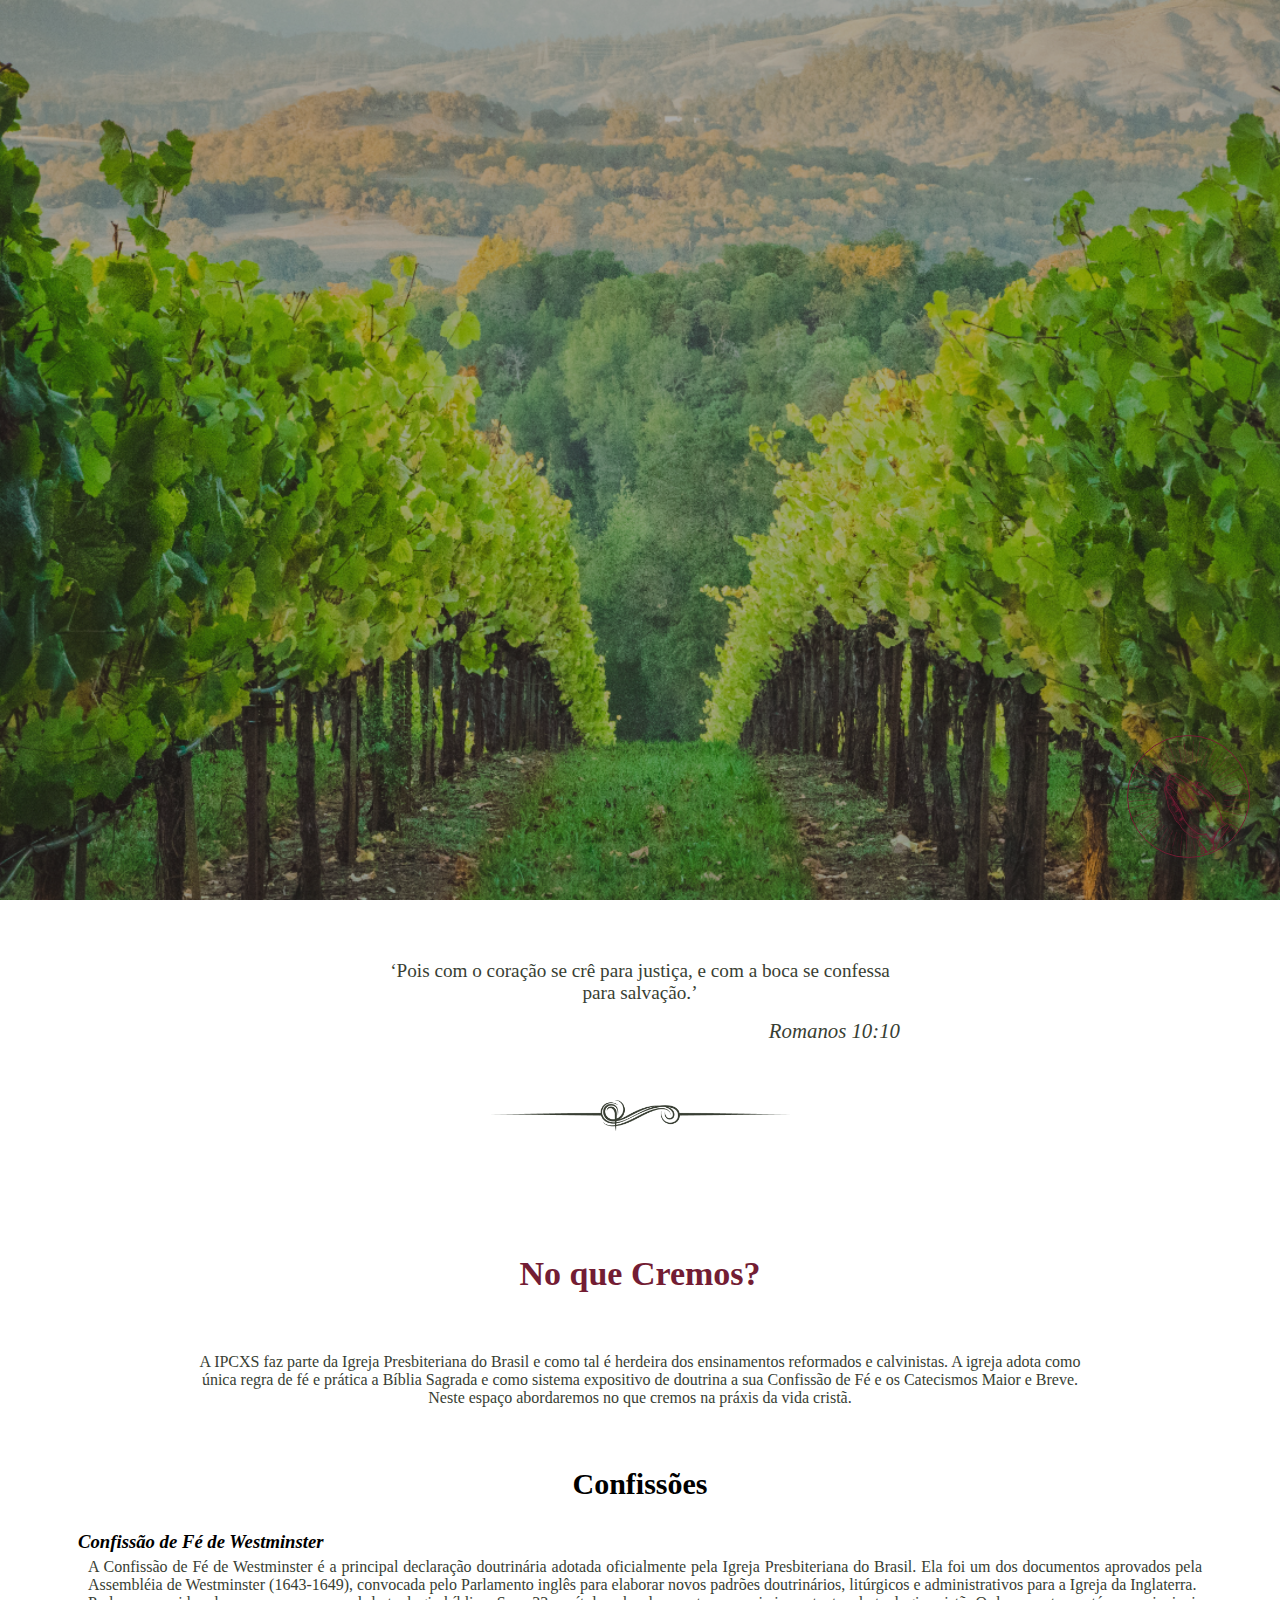
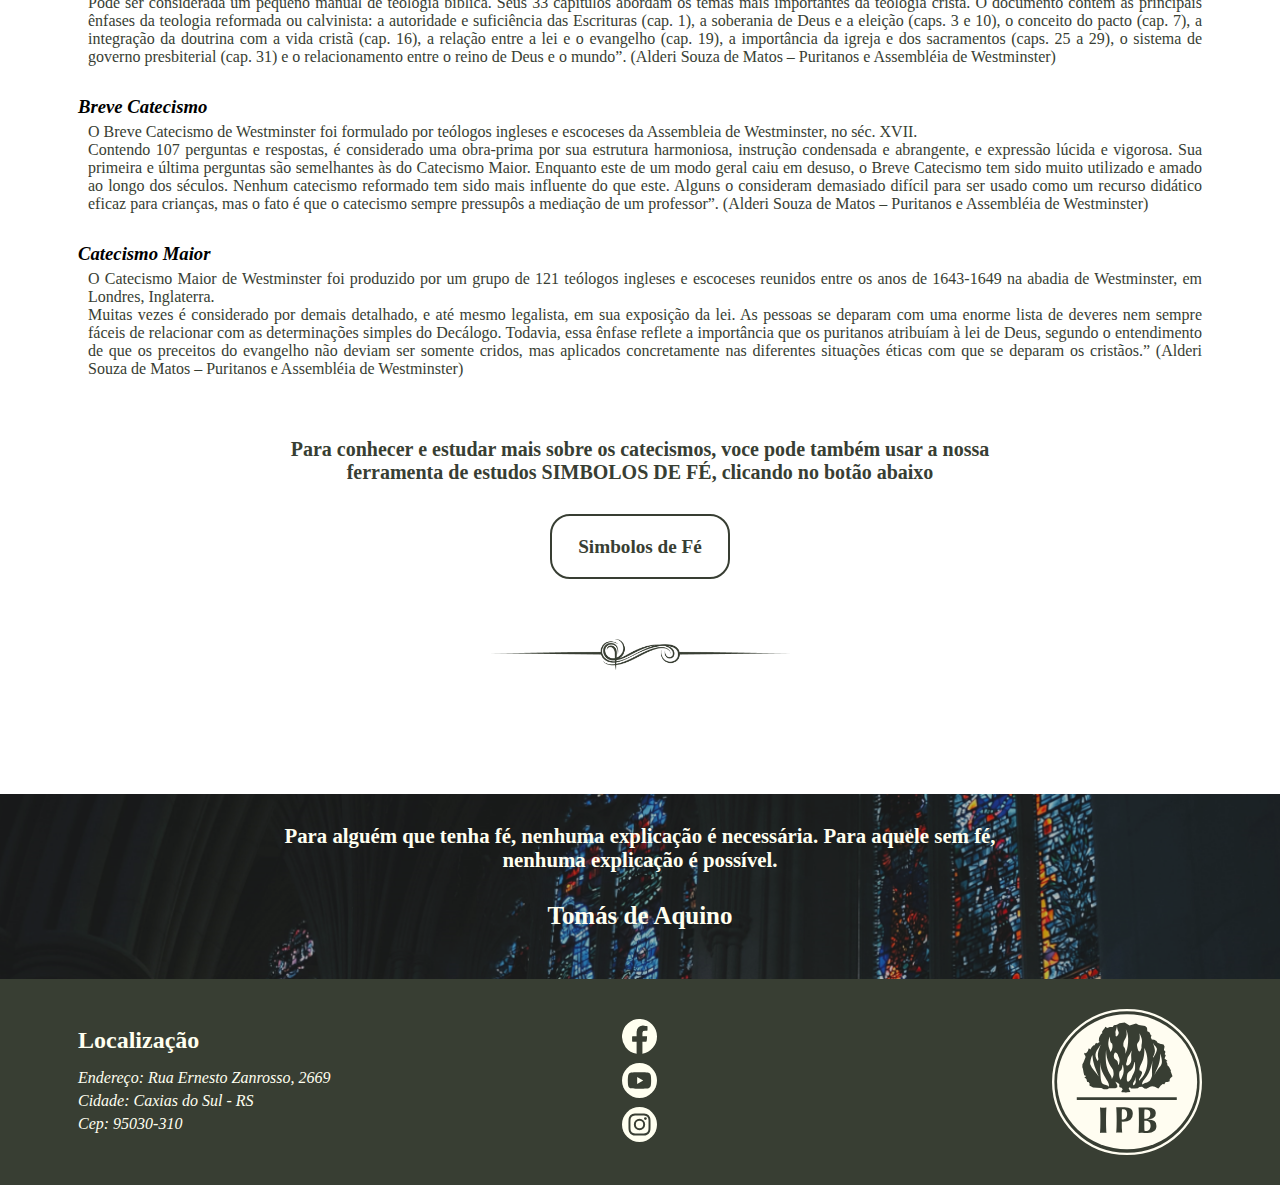
<file: we_believe_in.html>
<!DOCTYPE html>

<html>
<header>
    <title>IPBCXS | Cremos</title>
    <meta charset="utf-8">
    <meta name="viewport" content="width=device-width, initial-scale=1, shrink-to-fit=no">
    <link rel="stylesheet" type="text/css" href="style.css">
    <link rel="stylesheet" type="text/css" href="we_believe_in.css">
    <link rel="shortcut icon" href="favicon.ico">

</header>

<body>

    <header class="intro" id="intro">



        <nav class="menu" data-menu="scroll">


            <ul>

                <li><a href="https://maier-dev.com.br/">Simbolos de Fé</a></li>
                <li><a href="#">Biblioteca</a></li>

                <li><a href="theological_center.html">Centro Teológico</a></li>
                <li class="li_logo">
                    <a href="index.html"><img src="img/simbolo_preto.png" alt="Home" title="HOME"></a>
                </li>
                <li><a href="#">Programações</a></li>
                <li class="element_menu_ativo"><a href="we_believe_in.html">No Que Cremos?</a></li>
                <li><a href="contact.html">Contato</a></li>

            </ul>


        </nav>

        <div class="img-fundo">
            <img src="img/bg_believe.png" alt="">
        </div>

        <div class="img_1203px">
            <img src="img/bg_believe_1203.png" alt="">
        </div>

        <div class="img_850px">
            <img src="img/bg_believe_850.png" alt="">
        </div>

        <div class="img_600px">
            <img src="img/bg_believe_600.png" alt="">
        </div>

        <div class="container-intro container">

            <div class="logo">
                <a href="#">
                    <img src="img/logoo.png" alt="Presbiteriana de Caxias do Sul">
                </a>
            </div>



        </div>
    </header>

    <div class="versiculo">
        <p>‘Pois com o coração se crê para justiça, e com a boca se confessa para salvação.’

        </p>
        <span>
            <p>Romanos 10:10</p>
        </span>
    </div>

    <div class="separador_de_conteudo">
        <img src="img/separador.png" alt="">
    </div>

    <h1>No que Cremos?</h1>

    <section class="intro_cremos">
        <div class="container">

            <p>A IPCXS faz parte da Igreja Presbiteriana do Brasil e como tal é herdeira dos ensinamentos reformados e calvinistas. A igreja adota como única regra de fé e prática a Bíblia Sagrada e como sistema expositivo de doutrina a sua Confissão de
                Fé e os Catecismos Maior e Breve. Neste espaço abordaremos no que cremos na práxis da vida cristã.</p>

        </div>
    </section>

    <section class="confissoes_container">
        <div class="container">
            <h2>Confissões</h2>

            <div class="confissoes">
                <h3>Confissão de Fé de Westminster</h3>
                <p>A Confissão de Fé de Westminster é a principal declaração doutrinária adotada oficialmente pela Igreja Presbiteriana do Brasil. Ela foi um dos documentos aprovados pela Assembléia de Westminster (1643-1649), convocada pelo Parlamento inglês
                    para elaborar novos padrões doutrinários, litúrgicos e administrativos para a Igreja da Inglaterra.
                </p>
                <p>
                    Pode ser considerada um pequeno manual de teologia bíblica. Seus 33 capítulos abordam os temas mais importantes da teologia cristã. O documento contém as principais ênfases da teologia reformada ou calvinista: a autoridade e suficiência das Escrituras
                    (cap. 1), a soberania de Deus e a eleição (caps. 3 e 10), o conceito do pacto (cap. 7), a integração da doutrina com a vida cristã (cap. 16), a relação entre a lei e o evangelho (cap. 19), a importância da igreja e dos sacramentos
                    (caps. 25 a 29), o sistema de governo presbiterial (cap. 31) e o relacionamento entre o reino de Deus e o mundo”. (Alderi Souza de Matos – Puritanos e Assembléia de Westminster)
                </p>
            </div>
            <div class="confissoes">
                <h3>Breve Catecismo</h3>
                <p>
                    O Breve Catecismo de Westminster foi formulado por teólogos ingleses e escoceses da Assembleia de Westminster, no séc. XVII.
                </p>
                <p>
                    Contendo 107 perguntas e respostas, é considerado uma obra-prima por sua estrutura harmoniosa, instrução condensada e abrangente, e expressão lúcida e vigorosa. Sua primeira e última perguntas são semelhantes às do Catecismo Maior. Enquanto este de um
                    modo geral caiu em desuso, o Breve Catecismo tem sido muito utilizado e amado ao longo dos séculos. Nenhum catecismo reformado tem sido mais influente do que este. Alguns o consideram demasiado difícil para ser usado como um recurso
                    didático eficaz para crianças, mas o fato é que o catecismo sempre pressupôs a mediação de um professor”. (Alderi Souza de Matos – Puritanos e Assembléia de Westminster)
                </p>
            </div>
            <div class="confissoes">
                <h3>Catecismo Maior</h3>
                <p>O Catecismo Maior de Westminster foi produzido por um grupo de 121 teólogos ingleses e escoceses reunidos entre os anos de 1643-1649 na abadia de Westminster, em Londres, Inglaterra.
                </p>
                <p>
                    Muitas vezes é considerado por demais detalhado, e até mesmo legalista, em sua exposição da lei. As pessoas se deparam com uma enorme lista de deveres nem sempre fáceis de relacionar com as determinações simples do Decálogo. Todavia, essa ênfase reflete
                    a importância que os puritanos atribuíam à lei de Deus, segundo o entendimento de que os preceitos do evangelho não deviam ser somente cridos, mas aplicados concretamente nas diferentes situações éticas com que se deparam os cristãos.”
                    (Alderi Souza de Matos – Puritanos e Assembléia de Westminster)
                </p>
            </div>

            <div class="simbolos">
                <p>Para conhecer e estudar mais sobre os catecismos, voce pode também usar a nossa ferramenta de estudos SIMBOLOS DE FÉ, clicando no botão abaixo</p>

                <div class="btn">
                    <a href="https://maier-dev.com.br/">Simbolos de Fé</a>
                </div>
            </div>

        </div>
    </section>

    <div class="separador_de_conteudo">
        <img src="img/separador.png" alt="">
    </div>

    <section class="separador">
        <div class="v container">
            Para alguém que tenha fé, nenhuma explicação é necessária. Para aquele sem fé, nenhuma explicação é possível.
            <div>Tomás de Aquino</div>
        </div>
    </section>

    <footer class="footer">

        <div class="final">
            <div class="container final_container">

                <div class="localizacao">

                    <div>
                        <h2>Localização</h2>
                    </div>


                    <ul>
                        <li>Endereço: Rua Ernesto Zanrosso, 2669</li>
                        <li>Cidade: Caxias do Sul - RS</li>
                        <li>Cep: 95030-310</li>
                    </ul>

                </div>



                <div class="footer_center_logo">

                    <img src="img/sarsa_IPB.svg" alt="logo0 da igreja Presbiteriana de Caxias do Sul">

                </div>

                <div class="sociais">


                    <ul class="rs">
                        <li>
                            <a href="https://www.facebook.com/IPCXS"><img src="img/face_bege.svg" alt=""></a>
                        </li>
                        <li>
                            <a href="https://www.youtube.com/channel/UCcTce4SyxW7k9H2ge9BY2kQ"><img src="img/yt_bege.svg" alt=""></a>
                        </li>
                        <li>
                            <a href="https://instagram.com/ipcxs?utm_medium=copy_link"><img src="img/insta_bege.svg" alt=""></a>
                        </li>
                    </ul>

                </div>
            </div>
        </div>


    </footer>


    <section class="modal_pray" id="modal_pray">

        <div class="img_pray ">
            <img src="img/pray.png" alt="oracao" data-modal="abrir">
        </div>

    </section>


    <section class="modal_container" data-modal="container">
        <div class="modal">

            <h1>Pedidos de Oração</h1>

            <form action="" class="form_pedidos">

                <div class="form_organizado">
                    <label for="nome">Nome</label>
                    <input type="text" for="nome" id="nome">
                </div>

                <div class="form_organizado">
                    <label for="email">Email</label>
                    <input type="text" for="email" id="email">
                </div>


                <div class="form_organizado">
                    <label for="pedido">Pedidos</label>
                    <textarea type="text" for="pedido" id="pedido"></textarea>
                </div>

                <div class="btn_pedidos">
                    <button data-modal="fechar" class="fechar">Voltar</button>
                    <button data-modal="enviar" type="submit">Enviar</button>
                </div>

            </form>

        </div>

    </section>


    <script src="script.js"></script>
</body>

</html>
</file>
<file: style.css>
/*---------------------------------------------------------------------------------------------------------------
CORES

VERDE: #383e33
BEGE: #fffff0
LARANJA: #db7301
BORDO: #731D34

*/


/*---------------------------------------------------------------------------------------------------------------
ESTILOS GERAIS
*/

a {
    text-decoration: none;
    color: #fffff0;
}

*,
*:before,
*:after {
    margin: 0;
    padding: 0;
    box-sizing: border-box;
}


/**
 * Remove list-style
 */

ol,
ul {
    list-style: none;
}

p,
dd {
    color: #383e33;
    text-align: justify;
    font-size: 16px;
}

h1 {
    margin: 0 auto;
    color: #731D34;
    text-align: center;
    font-size: 34px;
    font-weight: bold;
}

h2 {
    margin: 0 auto;
    color: black;
    font-size: 24px;
    font-weight: bold;
}

body {
    font-family: "Libre Baskerville";
    font-size: 1em;
    font-weight: normal;
    display: block;
}

* {
    box-sizing: border-box;
}

.container {
    max-width: 1124px;
    margin: 0 auto;
    display: block;
}


/*---------------------------------------------------------------------------------------------------------------
INTRODUÇÃO
*/

.intro {
    height: 100vh;
    overflow: hidden;
    width: 100%;
    margin: 0 auto;
}

.img-fundo {
    height: 100%;
    overflow: hidden;
    width: 100%;
    display: block;
}

.img_1203px,
.img_850px,
.img_600px {
    height: 100%;
    overflow: hidden;
    width: 100%;
    display: none;
}

.img-fundo img {
    height: 100%;
    object-fit: cover;
    width: 100%;
    animation: zoom 25s;
    animation-direction: alternate;
    animation-iteration-count: infinite;
}

.container-intro {
    display: flex;
    justify-content: space-between;
    position: absolute;
    left: 50%;
    top: 50%;
    transform: translate(-50%, -50%);
}

.logo {
    width: 100%;
    align-self: center;
    margin: 0 auto;
    position: relative;
}

.logo img {
    display: block;
    max-width: 100%;
}

.container-intro img {
    animation: moveBanner 1.75s 0.5s forwards;
    opacity: 0;
    position: relative;
}

.intro input {
    display: none;
}

input:checked~label .hamburguer {
    transform: rotate(45deg);
    background: #383e33;
}

input:checked~label .hamburguer:before {
    transform: rotate(90deg);
    background: #383e33;
    top: 0;
}

input:checked~label .hamburguer:after {
    transform: rotate(90deg);
    background: #383e33;
    bottom: 0;
}

.versiculo {
    padding-top: 60px;
    padding-bottom: 80px;
    margin: 0 auto;
    height: 80px;
    width: 520px;
}

.versiculo p {
    color: #383e33;
    font-size: 1.2em;
    margin-bottom: 15px;
    text-align: center;
}

.versiculo>span p {
    color: #383e33;
    font-size: 1.3em;
    text-align: right;
    font-style: italic;
}

@keyframes zoom {
    0% {
        transform: scale(1.3);
    }
    100% {
        transform: scale(1);
    }
}

@keyframes moveBanner {
    0% {
        transform: translateY(-30rem) rotateY(-20deg);
    }
    100% {
        transform: translateY(0) rotateY(0);
        opacity: 1;
    }
}


/*---------------------------------------------------------------------------------------------------------------
MENU
*/

.menu {
    position: fixed;
    z-index: 10000000000;
    background-color: rgba(255, 255, 255, 0.5);
    width: 100%;
    padding: 15px 0px;
    display: none;
    align-items: center;
    justify-content: center;
}

.menu ul {
    align-items: center;
    display: flex;
}

.menu li {
    margin: 0px 5px;
    padding: 0px 10px;
    cursor: pointer;
    height: 23px;
}

.menu ul li a img {
    width: 41px;
    height: 63px;
    transition: transform 0.7s ease-in-out;
}

.menu ul li a img:hover {
    transform: scale(1.2)
}

.menu .li_logo {
    height: 63px;
}

.menu li a {
    color: #383e33 !important;
    font-weight: bold;
    font-style: italic;
    font-size: 1.2em;
    margin: 10px 0;
    padding: 10px 0px;
}

.menu_ativo li a:after {
    display: none;
    margin: 0 auto;
    content: "";
    width: 0px;
    height: 2px;
    background: #731D34;
    border-radius: 4px;
}

.menu_ativo li a:hover::after {
    animation: item_menu 1.2s forwards;
    display: block;
}

.menu_ativo li a:hover {
    color: #731D34 !important;
}

.menu_ativo .li_logo a:hover::after {
    display: none !important;
}

.menu_ativo {
    display: flex !important;
    animation: menu_aparecendo 1.5s forwards;
}

.menu ul .element_menu_ativo a {
    color: #731D34 !important;
}

.menu ul .element_menu_ativo a::after {
    display: none;
}

@keyframes item_menu {
    from {
        width: 1px;
    }
    to {
        width: 40px
    }
}

@keyframes menu_aparecendo {
    from {
        opacity: 0;
    }
    to {
        opacity: 1;
    }
}


/*---------------------------------------------------------------------------------------------------------------
SEPARADORES
*/

.separador_de_conteudo {
    display: table;
    margin: 60px auto 120px auto;
}

.separador_interno {
    margin: 15px auto 15px auto;
}

.separador_footer {
    margin-top: 10px;
    margin-bottom: 10px;
}


/*---------------------------------------------------------------------------------------------------------------
BOTÕES
*/

.btn {
    width: 100%;
    align-self: flex-end;
    margin-bottom: 30px;
}

.btn a {
    margin: 0 auto;
    display: block;
    padding: 20px;
    text-align: center;
    font-size: 1.2em;
    font-weight: bold;
    background-color: transparent;
    color: #383e33;
    width: 180px;
    height: 65px;
    border-radius: 20px;
    cursor: pointer;
    border: 2px solid #383e33;
    transition: transform 1s;
}

.btn a:hover {
    transform: translateY(-10px);
    box-shadow: 2px 4px 10px 0.5px rgba(0, 0, 0, 0.2);
    background-color: #383e33;
    border: 0px solid #383e33;
    color: #fffff0;
}


/*---------------------------------------------------------------------------------------------------------------
FOOTER
*/

.separador {
    background: url("img/footer.png") no-repeat center;
    background-size: cover;
    width: 100%;
    margin: 0 auto;
    height: 185px;
    display: block;
}

.v {
    color: #fffff0;
    font-weight: bold;
    font-size: 1.3em;
    text-align: center;
    margin: 0 auto;
    padding-top: 30px;
    padding-bottom: 30px;
    width: 750px;
}

.v div {
    padding-top: 30px;
    font-size: 1.2em;
}

.final {
    background-color: #383e33;
    padding: 30px 0;
}

.final_container {
    margin: 0 auto;
    height: 100%;
    display: grid;
    grid-template-columns: 1fr 1fr 1fr;
}

.final_container h2 {
    color: #fffff0;
}

.final_container li {
    color: #fffff0;
}

.localizacao {
    display: flex;
    flex-direction: column;
    justify-content: center;
    align-items: flex-start;
    grid-column: 1;
    grid-row: 1;
}

.localizacao h2 {
    margin-bottom: 15px;
    text-align: left;
    align-self: flex-start;
}

.localizacao li {
    text-align: left;
    font-style: italic;
    margin-bottom: 5px;
    font-size: 16px;
}

.footer_center_logo {
    display: flex;
    justify-content: flex-end;
    align-items: center;
    grid-column: 3;
    grid-row: 1;
}

.footer_center_logo img {
    width: 40%;
    max-width: 40%;
}

.sociais {
    display: flex;
    align-items: center;
    justify-content: center;
    grid-column: 2;
    grid-row: 1;
}

.sociais ul {
    display: flex;
    flex-direction: column;
}

.sociais ul li {
    padding: 0 10px;
    margin-bottom: 5px;
}

.sociais ul li:last-of-type {
    margin-bottom: 0px;
}

.sociais ul li img {
    width: 35px;
    height: 35px;
}


/*---------------------------------------------------------------------------------------------------------------
PEDIDOS DE ORAÇÃO - MODAL
*/

.modal_pray {
    position: fixed;
    display: flex;
    justify-content: end;
    align-items: end;
    bottom: 0;
    right: 0;
    z-index: 2000;
    cursor: pointer;
    margin-bottom: 42px;
    margin-right: 30px;
    border-radius: 50%;
    animation: pray_show_animation 2.5s forwards;
}

.img_pray {
    max-height: 123px;
    width: 123px;
    box-shadow: 10px 12px 15px 0px rgba(44, 44, 44, 0.25);
    border-radius: 50%;
    border: 0.5px solid #731D34;
    transition: transform 1s;
    transform: translateX(0) scale(1);
}

.img_pray:hover,
.img_pray:focus {
    transform: translateX(-20px) scale(1.2);
}

.hide {
    display: none;
}

@keyframes pray_show_animation {
    from {
        opacity: 0;
        transform: translate3d(120px, 0, 0);
    }
    to {
        opacity: 1;
        transform: translate3d(0, 0, 0);
    }
}

@keyframes pray_zoom {
    0% {
        transform: scale(1);
    }
    100% {
        transform: scale(1.2);
    }
}

.modal_container {
    height: 100vh;
    width: 100%;
    background: rgba(0, 0, 0, 0.5);
    position: fixed;
    top: 0;
    left: 0;
    z-index: 2000;
    display: none;
    justify-content: center;
    align-items: center;
}

.modal_container.ativo {
    display: flex;
}

.modal {
    background: rgba(115, 29, 52, 0.98);
    padding: 30px 0;
    border-radius: 25px;
    max-width: 900px;
    min-width: 500px;
    width: 800px;
    box-shadow: 10px 10px 10px 2px rgba(46, 8, 18, 0.4);
}

.modal h1 {
    color: #fffff0;
    margin-bottom: 30px;
}

@keyframes modal {
    from {
        opacity: 0;
        transform: translate3d(0, -200px, 0);
    }
    to {
        opacity: 1;
        transform: translate3d(0, 0, 0);
    }
}

.ativo .modal {
    animation: modal 1.4s forwards;
}

.form_pedidos {
    display: flex;
    flex-direction: column;
    align-items: center;
}

.form_organizado {
    width: 80%;
    display: flex;
}

.form_organizado label {
    font-size: 19px;
    font-weight: bold;
    color: #fffff0;
    margin-right: 25px;
    width: 10%;
}

.form_organizado input {
    border: none;
    border-radius: 6px;
    height: 35px;
    width: 80%;
    margin-bottom: 30px;
    background-color: #fffff0;
}

.form_organizado textarea {
    height: 210px;
    width: 80%;
    border-radius: 6px;
    background-color: #fffff0;
}

.btn_pedidos {
    margin-top: 10px;
}

.btn_pedidos button {
    background-color: #fffff0;
    color: #731D34;
    width: 200px;
    height: 50px;
    margin: 20px;
    border: 0px;
    border-radius: 18px;
    font-size: 1.5em;
    font-weight: bold;
    cursor: pointer;
    transition: transform 0.5s ease-in-out;
}

.btn_pedidos button:hover {
    background-color: #731D34;
    color: #fffff0;
    box-shadow: 5px 5px 5px 1px rgba(46, 8, 18, 0.4);
    transform: translateY(-5px) translateX(-5px) scale(1.1);
}


/*---------------------------------------------------------------------------------------------------------------
RESPONSIVO
*/

@media screen and (max-width: 1203px) {
    .container {
        max-width: 900px;
        margin: 0 auto;
        display: table;
    }
    .intro {
        position: relative;
    }
    .img_1203px img {
        width: unset;
        position: relative;
        display: block !important;
    }
    .versiculo {
        width: 70%;
    }
    .hist_container {
        margin: 0 auto;
        display: flex;
    }
    .hist_info {
        width: 70%;
        padding-right: 30px;
    }
    .img_bbl,
    .img_bnc,
    .img_igr {
        display: none;
    }
    .img_igr_1203px {
        display: block !important;
    }
    .program_belief {
        display: flex !important;
    }
    .horarios,
    .cremos {
        height: 1050px;
    }
    .horarios h2 {
        margin-top: 60px;
        margin-bottom: 10px;
    }
    .horarios h1 {
        margin-bottom: 30px;
    }
    .dep_container {
        display: flex !important;
    }
    .final_container {
        display: grid !important;
        grid-template-columns: 2fr 1fr 2fr;
    }
    .contato {
        display: none;
    }
    .copy_container {
        display: flex !important;
    }
}

@media screen and (max-width: 900px) {
    .menu {
        display: block !important;
    }
    .container {
        max-width: 600px;
    }
    .intro {
        position: relative;
    }
    .img_850px img {
        width: unset;
        position: relative;
        display: block !important;
    }
    .versiculo {
        width: 60%;
    }
    .history {
        display: block !important;
    }
    .hist_info {
        display: block;
        margin: 0 auto;
        width: 100%;
    }
    .hist_info h2 {
        text-align: center;
    }
    .img_bbl,
    .img_bnc,
    .img_igr,
    .img_igr_1203px {
        display: none !important;
    }
    .program_belief {
        display: table !important;
    }
    .cremos,
    .btn_cr {
        display: none;
    }
    .horarios {
        display: none;
    }
    .horarios_mobile {
        display: block;
    }
    .horarios_mobile h2,
    dd {
        text-align: center !important;
        padding-left: 0px !important;
    }
    .horarios_mobile dd {
        font-size: 1.4em;
        margin-bottom: 15px;
    }
    .horarios_mobile h2 {
        font-size: 1.7em;
        margin-top: 60px;
        margin-bottom: 15px;
    }
    .horarios_mobile h1 {
        margin-bottom: 30px;
    }
    .btn_hr a {
        margin-top: 60px !important;
        margin-right: 0px !important;
    }
    .dep_container {
        display: flex !important;
        justify-content: space-between !important;
    }
    .final_container {
        display: grid !important;
        grid-template-columns: 2fr 1fr 2fr;
    }
    .contato {
        display: none;
    }
    .copy_container {
        display: flex !important;
    }
    .dep_container img {
        display: block;
        max-width: 100%;
    }
    .dep_container p,
    .ds::after,
    .btn_dp::before {
        display: none;
    }
    .d_ump,
    .d_uph,
    .d_saf {
        width: 30%;
        height: 30%;
    }
    .d_ump,
    .d_saf {
        padding-top: 200px;
    }
    .departamental h1 {
        padding-top: 30px;
        margin-bottom: 0px;
    }
}
</file>
<file: index.css>
/*---------------------------------------------------------------------------------------------------------------
INTRODUÇÃO
*/

.intro {
    height: 100vh;
    overflow: hidden;
    width: 100%;
    margin: 0 auto;
}

.img-fundo {
    height: 100%;
    overflow: hidden;
    width: 100%;
    display: block;
}

.img_1203px,
.img_850px,
.img_600px {
    height: 100%;
    overflow: hidden;
    width: 100%;
    display: none;
}

.img-fundo img {
    height: 100%;
    object-fit: cover;
    width: 100%;
    animation: zoom 25s;
    animation-direction: alternate;
    animation-iteration-count: infinite;
}

.container-intro {
    display: flex;
    justify-content: space-between;
    position: absolute;
    left: 50%;
    top: 50%;
    transform: translate(-50%, -50%);
}

.logo {
    width: 100%;
    align-self: center;
    margin: 0 auto;
    position: relative;
}

.logo img {
    display: block;
    max-width: 100%;
}

.container-intro img {
    animation: moveBanner 1.75s 0.5s forwards;
    opacity: 0;
    position: relative;
}

.intro input {
    display: none;
}

input:checked~label .hamburguer {
    transform: rotate(45deg);
    background: #383e33;
}

input:checked~label .hamburguer:before {
    transform: rotate(90deg);
    background: #383e33;
    top: 0;
}

input:checked~label .hamburguer:after {
    transform: rotate(90deg);
    background: #383e33;
    bottom: 0;
}

.versiculo {
    padding-top: 60px;
    padding-bottom: 80px;
    margin: 0 auto;
    height: 80px;
    width: 520px;
}

.versiculo p {
    color: #383e33;
    font-size: 1.2em;
    margin-bottom: 15px;
    text-align: center;
}

.versiculo>span p {
    color: #383e33;
    font-size: 1.3em;
    text-align: right;
    font-style: italic;
}

@keyframes zoom {
    0% {
        transform: scale(1.3);
    }
    100% {
        transform: scale(1);
    }
}

@keyframes moveBanner {
    0% {
        transform: translateY(-30rem) rotateY(-20deg);
    }
    100% {
        transform: translateY(0) rotateY(0);
        opacity: 1;
    }
}


/*---------------------------------------------------------------------------------------------------------------
HISTORIA
*/

.hist_container {
    margin: 0 auto;
    display: grid;
    grid-template-columns: 50% 269px 269px;
    grid-template-rows: 263px 150px;
    grid-template-areas: "hist_info img_church img_bbl" "hist_info img_church img_bnc";
    gap: 10px;
}

.history h1 {
    margin: 0px 0 90px 0;
}

.history img {
    display: block;
    max-width: 100%;
}

.hist_info {
    grid-area: hist_info;
    padding-right: 20px;
}

.hist_info h2 {
    margin-bottom: 15px;
}

.img_church {
    grid-area: img_church;
}

.img_igr_1203px {
    display: none;
}

.img_bbl {
    grid-area: img_bbl;
}

.img_bnc {
    grid-area: img_bnc;
}


/*---------------------------------------------------------------------------------------------------------------
CENTRO TEOLOGICO
*/

.theology {
    background-color: #ddd8d2;
    z-index: -9;
    font-family: 'Cinzel', serif;
    height: 600px;
}

.theology h1 {
    color: #262728;
    padding-top: 30px;
    position: relative;
    z-index: 2;
}

.theology .theo_title img {
    position: relative;
    bottom: 63px;
    left: 45.5%;
    z-index: 1;
}

.theo_info {
    color: #262728;
    width: 85%;
    margin: 0 auto;
}

.theo_info p {
    text-align: center !important;
    font-weight: bold;
    position: relative;
    z-index: 2;
    font-size: 16px;
}

.m1 {
    position: relative;
    left: 71.5%;
    bottom: 92px;
    z-index: 1;
}

.m2 {
    position: relative;
    right: 26%;
    bottom: 23px;
    z-index: 1;
}

.m3 {
    position: relative;
    left: 55%;
    bottom: 68px;
    z-index: 1;
}

.arrow {
    display: table;
    margin: 15px auto 60px auto;
    animation: arrow 1s infinite alternate;
}

.theo_btn {
    display: flex;
    padding-bottom: 30px;
    padding-top: 15px;
    justify-content: center;
}

.theo_btn a:hover,
.theo_btn a:focus {
    transform: translateY(-20px) scale(1.1);
    box-shadow: 2px 4px 10px 0.5px rgba(0, 0, 0, 0.2);
    background-color: #db7301;
    border: 0px solid #db7301;
    color: #fffff0;
}

.theo_btn a {
    display: table;
    margin: 0 auto;
    padding: 20px;
    text-align: center;
    font-size: 1.4em;
    font-weight: bold;
    letter-spacing: 1px;
    background-color: transparent;
    border: 2px solid #db7301;
    color: #db7301;
    width: 180px;
    height: 65px;
    border-radius: 20px;
    cursor: pointer;
    transition: transform 1s;
    transform: translateY(0) scale(1);
}

@keyframes pray_zoom {
    0% {
        transform: scale(1);
    }
    100% {
        transform: scale(1.2);
    }
}

@keyframes arrow {
    0% {
        transform: translateY(0);
    }
    100% {
        transform: translateY(30px);
    }
}


/*---------------------------------------------------------------------------------------------------------------
PROGRAMAÇÕES 
*/

.program_belief {
    display: flex;
    flex-wrap: wrap;
    justify-content: space-between;
}

.program_belief dd {
    padding-left: 20px;
    text-align: justify;
}

.horarios {
    width: 50%;
    height: 879px;
    display: flex;
    flex-direction: column;
    flex-wrap: wrap;
    padding-right: 10px;
}

.horarios h1 {
    margin-bottom: 60px;
}

.horarios h2 {
    margin-top: 30px;
    margin-bottom: 5px;
}

.horarios dd {
    width: 260px;
}

.horarios_mobile {
    display: none;
}

.s {
    margin-top: 90px;
    margin-bottom: 30px;
}


/*---------------------------------------------------------------------------------------------------------------
CONFISSÕES
*/

.cremos {
    height: 879px;
    width: 50%;
    display: flex;
    flex-direction: column;
    flex-wrap: wrap;
    padding-left: 10px;
}

.cremos h1 {
    margin-bottom: 60px;
}

.cremos h2 {
    margin-top: 30px;
    margin-bottom: 15px;
}

.btn {
    display: flex;
    width: 100%;
    justify-content: center;
}

.btn_hr a {
    display: inline-block;
    margin: 0 auto;
    padding: 20px;
    margin-right: 10px;
    text-align: center;
    font-size: 1.2em;
    font-weight: bold;
    background-color: transparent;
    border: 2px solid #383e33;
    color: #383e33;
    width: 180px;
    height: 65px;
    border-radius: 20px;
    cursor: pointer;
    transition: transform 1s;
}

.btn_hr a:hover {
    transform: translateY(-10px) translateX(2px);
    box-shadow: 2px 4px 10px 0.5px rgba(0, 0, 0, 0.2);
    background-color: #383e33;
    border: 0px solid #383e33;
    color: #fffff0;
}

.btn_cr a {
    display: inline-block;
    margin: 0 auto;
    padding: 20px;
    margin-left: 10px;
    text-align: center;
    font-size: 1.2em;
    font-weight: bold;
    background-color: transparent;
    border: 2px solid #383e33;
    color: #383e33;
    width: 180px;
    height: 65px;
    border-radius: 20px;
    cursor: pointer;
    transition: transform 1s;
}

.btn_cr a:hover {
    transform: translateY(-10px) translateX(-2px);
    box-shadow: 2px 4px 10px 0.5px rgba(0, 0, 0, 0.2);
    background-color: #383e33;
    border: 0px solid #383e33;
    color: #fffff0;
}


/*---------------------------------------------------------------------------------------------------------------
DEPARTAMENTAIS
*/

.departamental {
    margin: 0 auto;
    background: url("img/ceia-dep.png") no-repeat center;
    background-size: cover;
    height: 800px;
    display: flex;
    flex-wrap: wrap;
}

.departamental h1 {
    margin-bottom: 60px;
    margin-top: 15px;
    width: 100%;
    color: black;
}

.departamental p {
    font-weight: bold;
}

.dep_container {
    display: flex;
    flex-wrap: wrap;
}

.d_ump,
.d_uph,
.d_saf {
    width: 33%;
    padding-left: 10px;
    padding-right: 10px;
    display: flex;
    flex-wrap: wrap;
    flex-direction: column;
    align-items: center;
}

.btn_dp {
    width: 100%;
    align-self: flex-end;
    margin-bottom: 30px;
}

.btn_dp a {
    margin: 0 auto;
    display: block;
    padding: 20px;
    text-align: center;
    font-size: 1.2em;
    font-weight: bold;
    background-color: transparent;
    color: #383e33;
    width: 180px;
    height: 65px;
    border-radius: 20px;
    cursor: pointer;
    border: 2px solid #383e33;
    transition: transform 1s;
}

.btn_dp a:hover {
    transform: translateY(-10px);
    box-shadow: 2px 4px 10px 0.5px rgba(0, 0, 0, 0.2);
    background-color: #383e33;
    border: 0px solid #383e33;
    color: #fffff0;
}
</file>
<file: programations.css>
.diasDaSemana {
    height: 75px;
    margin-bottom: 60px;
}
</file>
<file: theological_center.css>
body {
        background-color: #ddd8d2;
        font-family: 'Cinzel', serif;
        font-weight: bold;
    }
    
    h1,
    h2,
    p {
        color: #262728;
    }
    
    .p {
        font-weight: bold;
    }
    
    h1 {
        font-size: 36px;
    }
    
    h2 {
        font-size: 24px;
    }
    /*---------------------------------------------------------------------------------------------------------------
SEPARADORES
*/
    
    .separador_cursos {
        display: table;
        margin: 60px auto;
    }
    
    .container .vb {
        padding-top: 30px;
    }
    
    .separador_de_conteudo {
        margin: 30px auto 180px auto;
    }
    
    .s_t_d {
        position: relative;
        right: 4.5%;
        top: 4px;
    }
    
    .s_b_d {
        position: relative;
        right: 4.5%;
    }
    /*---------------------------------------------------------------------------------------------------------------
MENU
*/
    
    .menu {
        background-color: rgba(0, 0, 0, 0.6) !important;
    }
    
    .menu ul li a {
        font-size: 16px;
    }
    
    .menu_ativo li a {
        color: #fffff0 !important;
    }
    
    .menu_ativo li a:hover {
        color: #db7301 !important;
    }
    
    .menu ul .element_menu_ativo a {
        color: #db7301 !important;
    }
    
    .menu_ativo li a:after {
        background: #db7301;
    }
    /*---------------------------------------------------------------------------------------------------------------
INTRODUÇÃO
*/
    
    .intro {
        background: url("img/bg_theo.png") no-repeat center;
        background-size: cover;
        height: 750px;
        animation: modal 2.5s forwards;
    }
    
    .intro .container {
        height: 100%;
        display: flex;
        align-items: center;
    }
    
    .logo_intro {
        margin-right: 15px;
    }
    
    .intro img {
        width: 250px;
    }
    
    .intro h1 {
        color: #db7301;
        text-align: left;
        font-size: 48px;
        letter-spacing: 2px;
        margin-top: 0px;
        margin-bottom: 0px;
    }
    
    .intro p {
        color: #db7301;
        text-align: right;
        font-size: 20px;
    }
    
    .escurecer {
        position: relative;
        right: 40%;
        z-index: -1;
    }
    
    .escurecer img {
        opacity: 0.6;
        height: 360px;
        width: 540px;
    }
    
    .versiculo {
        padding-top: 60px;
        padding-bottom: 120px;
        margin: 0 auto;
        height: 80px;
        width: 65%;
        animation: verse_show_animation 2.5s forwards;
    }
    
    .versiculo div {
        display: inline;
        position: relative;
        bottom: 144px;
        right: 13%;
        z-index: -1;
    }
    
    .versiculo p {
        color: #383e33;
        font-size: 18px;
        margin-bottom: 15px;
        text-align: center;
    }
    
    .versiculo>span p {
        color: #383e33;
        font-size: 15px;
        text-align: right;
        font-style: italic;
    }
    
    @keyframes verse_show_animation {
        from {
            opacity: 0;
            transform: translate3d(-300px, 0, 0);
        }
        to {
            opacity: 1;
            transform: translate3d(0, 0, 0);
        }
    }
    /*---------------------------------------------------------------------------------------------------------------
CURSOS
*/
    
    .cursos {
        margin: 120px auto 90px auto;
    }
    
    .cursos h1 {
        padding-bottom: 60px;
    }
    
    .cursos_teologicos {
        display: flex;
    }
    
    .conf .info {
        order: 2;
    }
    
    .conf .cursos_img {
        order: 1;
    }
    
    .info {
        width: 50%;
        display: flex;
        flex-direction: column;
        align-items: center;
    }
    
    .info_txt {
        width: 360px;
    }
    
    .info_title {
        margin-bottom: 0px;
    }
    
    .info_title img {
        position: relative;
    }
    
    .mancha_title_min img {
        left: 41%;
        bottom: 45px;
        z-index: -1;
    }
    
    .mancha_title_conf img {
        left: 36%;
        bottom: 32px;
        z-index: -1;
    }
    
    .mancha_title_teo img {
        left: 48%;
        bottom: 52px;
        z-index: -1;
    }
    
    .info_title h2 {
        margin: 0 auto;
    }
    
    .info p {
        margin-bottom: 15px;
        font-size: 12px;
    }
    
    .cursos_btn {
        display: inline-block;
        transition: transform 0.5s ease-in-out;
    }
    
    .cursos_btn img {
        cursor: pointer;
    }
    
    .cursos_btn span {
        cursor: pointer;
    }
    
    .cursos_btn:hover {
        transform: translateX(20px) scalex(1.07);
    }
    
    .mancha_min {
        margin-top: 50px;
    }
    
    .mancha_conf {
        margin-top: 38px;
    }
    
    .mancha_teo {
        margin-top: -18px;
    }
    
    .mancha_min span {
        position: relative;
        bottom: 29px;
        right: 53%;
        color: #fffff0;
        font-size: 1.3em;
        font-weight: bold;
    }
    
    .mancha_conf span {
        position: relative;
        bottom: 23px;
        right: 48%;
        color: #fffff0;
        font-size: 1.3em;
        font-weight: bold;
    }
    
    .mancha_teo span {
        position: relative;
        bottom: 69px;
        right: 51%;
        color: #fffff0;
        font-size: 1.3em;
        font-weight: bold;
    }
    /*---------------------------------------------------------------------------------------------------------------
PRELETOR
*/
    
    .rev h1 {
        margin-bottom: 60px;
    }
    
    .rev div img {
        display: table;
        margin: 0 auto 30px auto;
    }
    
    .rev .h2rev {
        display: table;
        margin: 0 auto;
    }
    
    .h2rev span img {
        position: relative;
        bottom: 30px;
        z-index: -5;
        left: 15%;
    }
    
    .rev h2 {
        font-size: 24px;
    }
    
    .rev_info {
        width: 70%;
        display: table;
        margin: 0 auto 30px auto;
    }
    
    .rev_info p {
        font-size: 14px;
        font-style: italic;
        text-align: center;
    }
    /*---------------------------------------------------------------------------------------------------------------
INFORMAÇÕES SOBRE AS MATERIAS
*/
    
    .info_materias {
        position: fixed;
        display: none;
        justify-content: center;
        align-items: center;
        top: 0;
        left: 0;
        z-index: 2000;
        height: 100vh;
        width: 100%;
        background: rgba(0, 0, 0, 0.6);
    }
    
    .info_materias.ativo {
        display: flex;
    }
    
    .materias {
        position: relative;
        top: 40px;
        background: rgba(221, 216, 216, 0.98);
        box-shadow: 0px 10px 30px 2px rgba(0, 0, 0, 0.4);
        padding: 15px 0 15px 0;
        border-radius: 25px;
        min-width: 450px;
        width: 65%;
        max-width: 1200px;
        max-height: 735px;
    }
    
    .materias.ministerial .materias_disc .disc_container ul li {
        max-width: 95% !important;
    }
    
    .materias.confessional {
        max-height: 800px;
    }
    
    .materias.confessional .materias_h1 span img {
        width: 320px;
    }
    
    .materias.confessional .materias_h1 span {
        left: 40.5%;
        bottom: 50px;
    }
    
    .materias.teologica {
        width: 75%;
        max-height: 800px;
    }
    
    .materias.teologica .materias_disc {
        width: 60%;
    }
    
    .materias_container {
        padding-top: 30px;
    }
    
    .materias_h1 {
        margin: 0 auto;
        width: 510px;
    }
    
    .materias_h3 {
        width: 120px;
    }
    
    .materias_h1 h1 {
        position: relative;
        z-index: 1;
    }
    
    .materias_h1 span {
        position: relative;
        bottom: 47px;
        left: 44.5%;
        z-index: 0;
    }
    
    .materias_h3 h3 {
        font-size: 19px;
        position: relative;
        z-index: 1;
    }
    
    .materias_h3 span {
        position: relative;
        bottom: 37px;
        right: 17%;
        z-index: 0;
    }
    
    .materias_container {
        display: flex;
        width: 80%;
        margin: 0 auto;
        justify-content: space-between;
    }
    
    .materias_disc {
        margin-left: 30px;
    }
    
    .materias_disc .disc_container ul li {
        margin-top: 3px;
        font-weight: normal;
        font-style: italic;
        font-size: 13px;
        max-width: 50%;
        min-width: 220px;
        margin-right: 15px;
    }
    
    .disc_container {
        position: relative;
        bottom: 35px;
    }
    
    .disc_container ul {
        display: flex;
        flex-direction: column;
        flex-wrap: wrap;
        max-height: 505px;
    }
    
    .materias_disc li::before {
        font-weight: bold;
        display: inline;
        content: "†";
        width: 5px;
        height: 5px;
        padding-right: 10px;
    }
    
    .materias_info {
        max-width: 396px;
        margin-right: 30px;
    }
    
    .materias_info li {
        font-size: 14px;
        margin-bottom: 10px;
    }
    
    .materias_info li::before {
        font-size: 20px;
        display: inline;
        content: "♁";
        padding-right: 10px;
    }
    
    .materias_info li:last-child::before {
        display: none;
    }
    
    .materias_info li:last-child {
        padding-left: 20px;
        padding-top: 20px;
        text-align: justify;
        font-style: italic;
        max-width: 371px;
    }
    
    .materias_btn {
        margin-top: 60px;
        width: 240px;
    }
    
    .materias_btn span {
        color: #fffff0;
        font-size: 30px;
        position: relative;
        left: 32%;
        bottom: 66px;
        cursor: pointer;
    }
    
    .materias_btn img {
        cursor: pointer;
        transition: transform 1.5s ease-in-out;
    }
    
    .ativo .materias {
        animation: modal 1.4s forwards;
    }
    /*---------------------------------------------------------------------------------------------------------------
FOOTER
*/
    
    .final_container dd,
    .final_text,
    .copy_text {
        font-weight: normal !important;
    }
    
    .footer_theo {
        font-family: "Libre Baskerville";
        margin-top: 90px;
    }
    
    .separador_theo {
        background: url("img/bg_footer_theo.png") no-repeat center;
        background-size: cover;
    }
    
    .footer_theo .final {
        background-color: #db7301;
    }
</file>
<file: we_believe_in.css>
h1 {
    margin-bottom: 60px;
}

.confissoes_container h2 {
    margin: 30px auto;
    display: table;
    font-size: 30px;
    font-weight: bolder;
}

.intro_cremos {
    margin: 0 auto 60px auto;
}

.intro_cremos p {
    text-align: center;
    width: 80%;
    display: table;
    margin: 0 auto;
}

.confissoes {
    margin-bottom: 30px;
}

.confissoes p {
    margin-left: 10px;
    text-align: justify;
}

.confissoes h3 {
    margin-bottom: 5px;
    font-style: italic;
}

.simbolos p {
    text-align: center;
    width: 70%;
    margin: 60px auto 30px auto;
    display: table;
    font-size: 20px;
    font-weight: bold;
}
</file>
